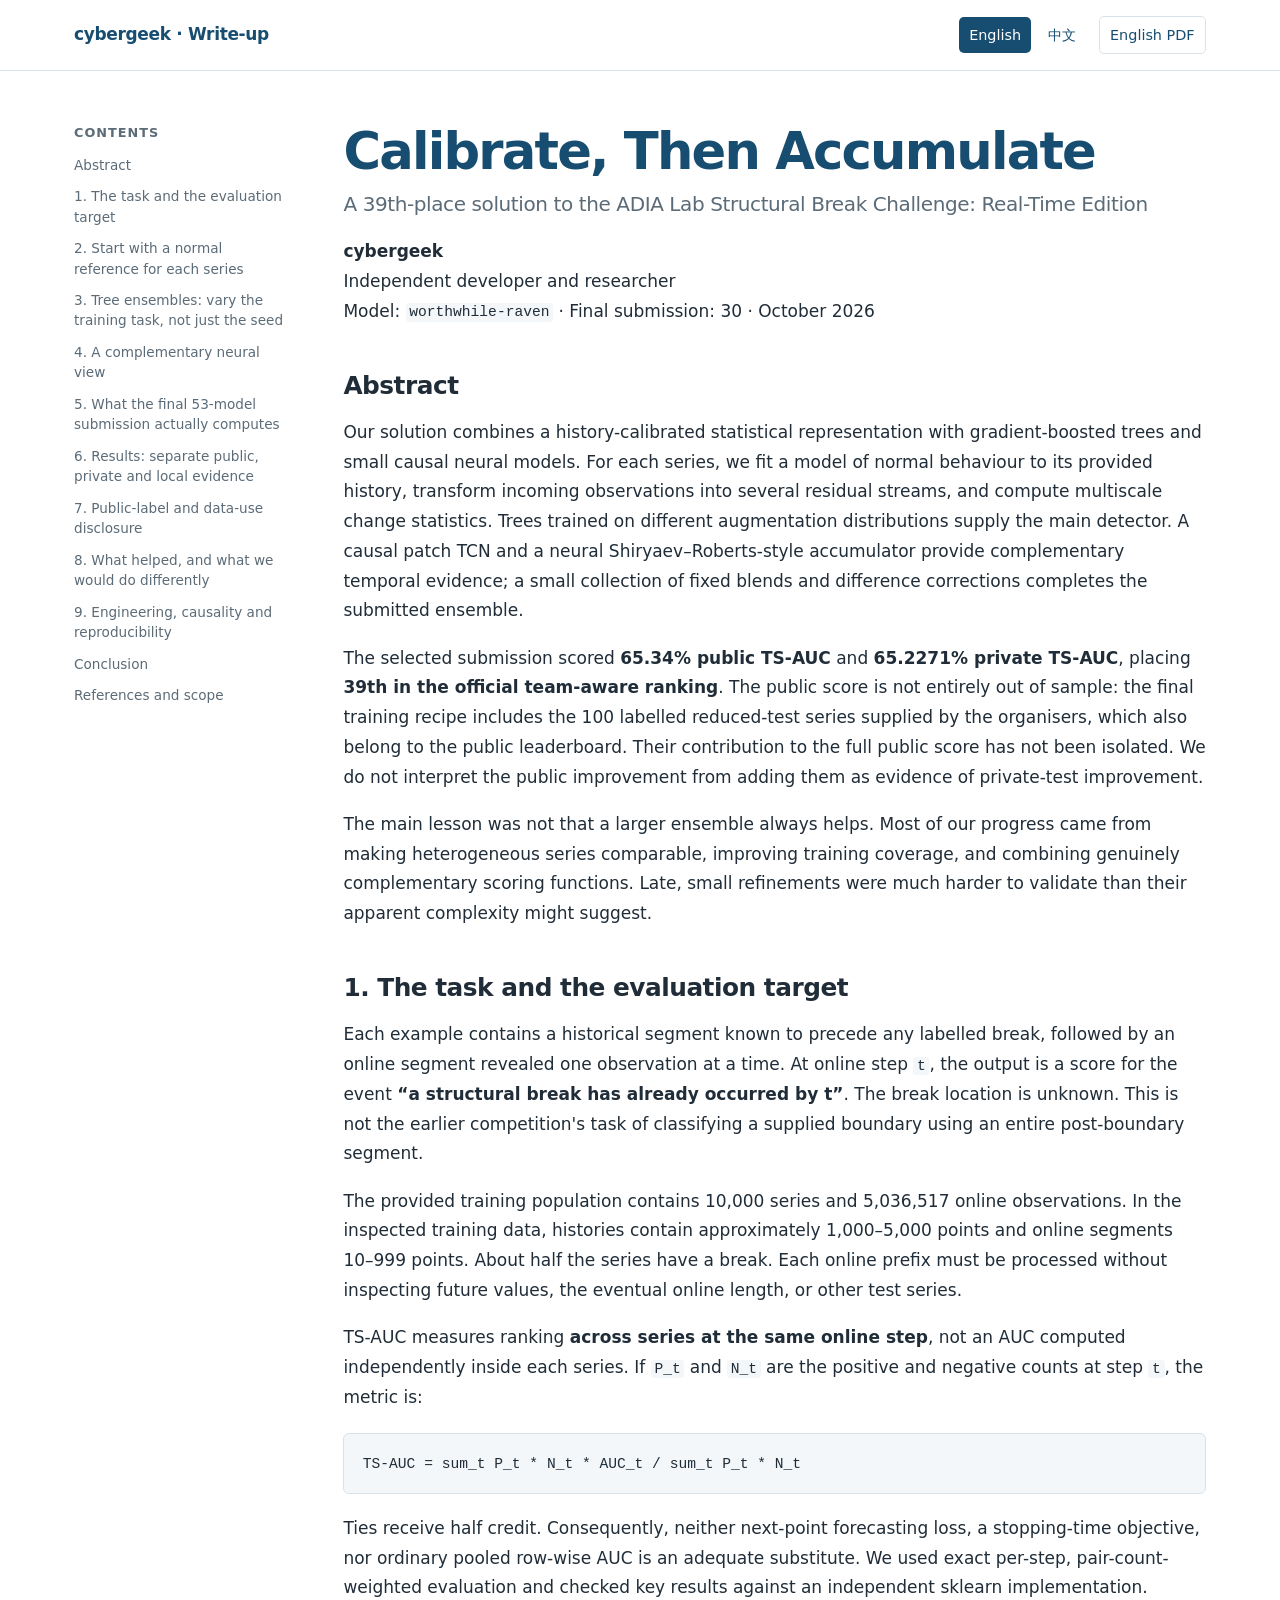
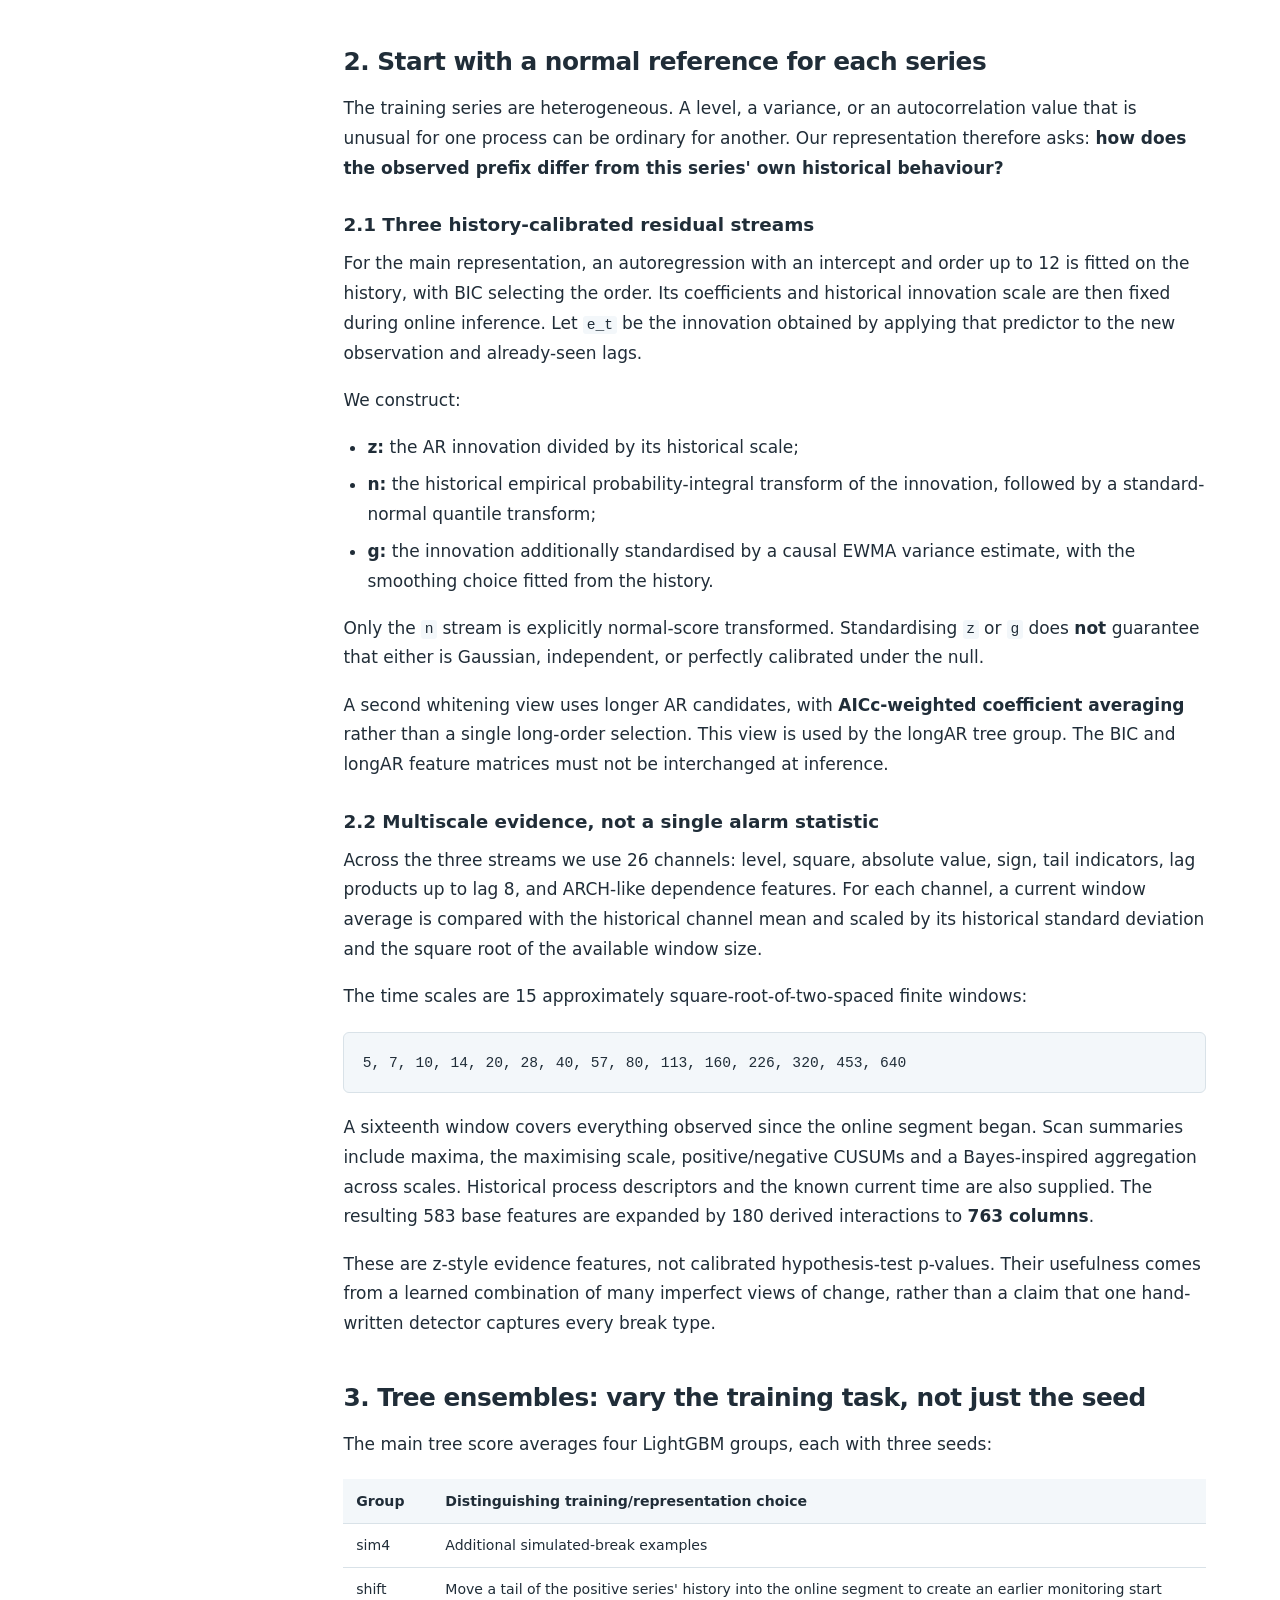
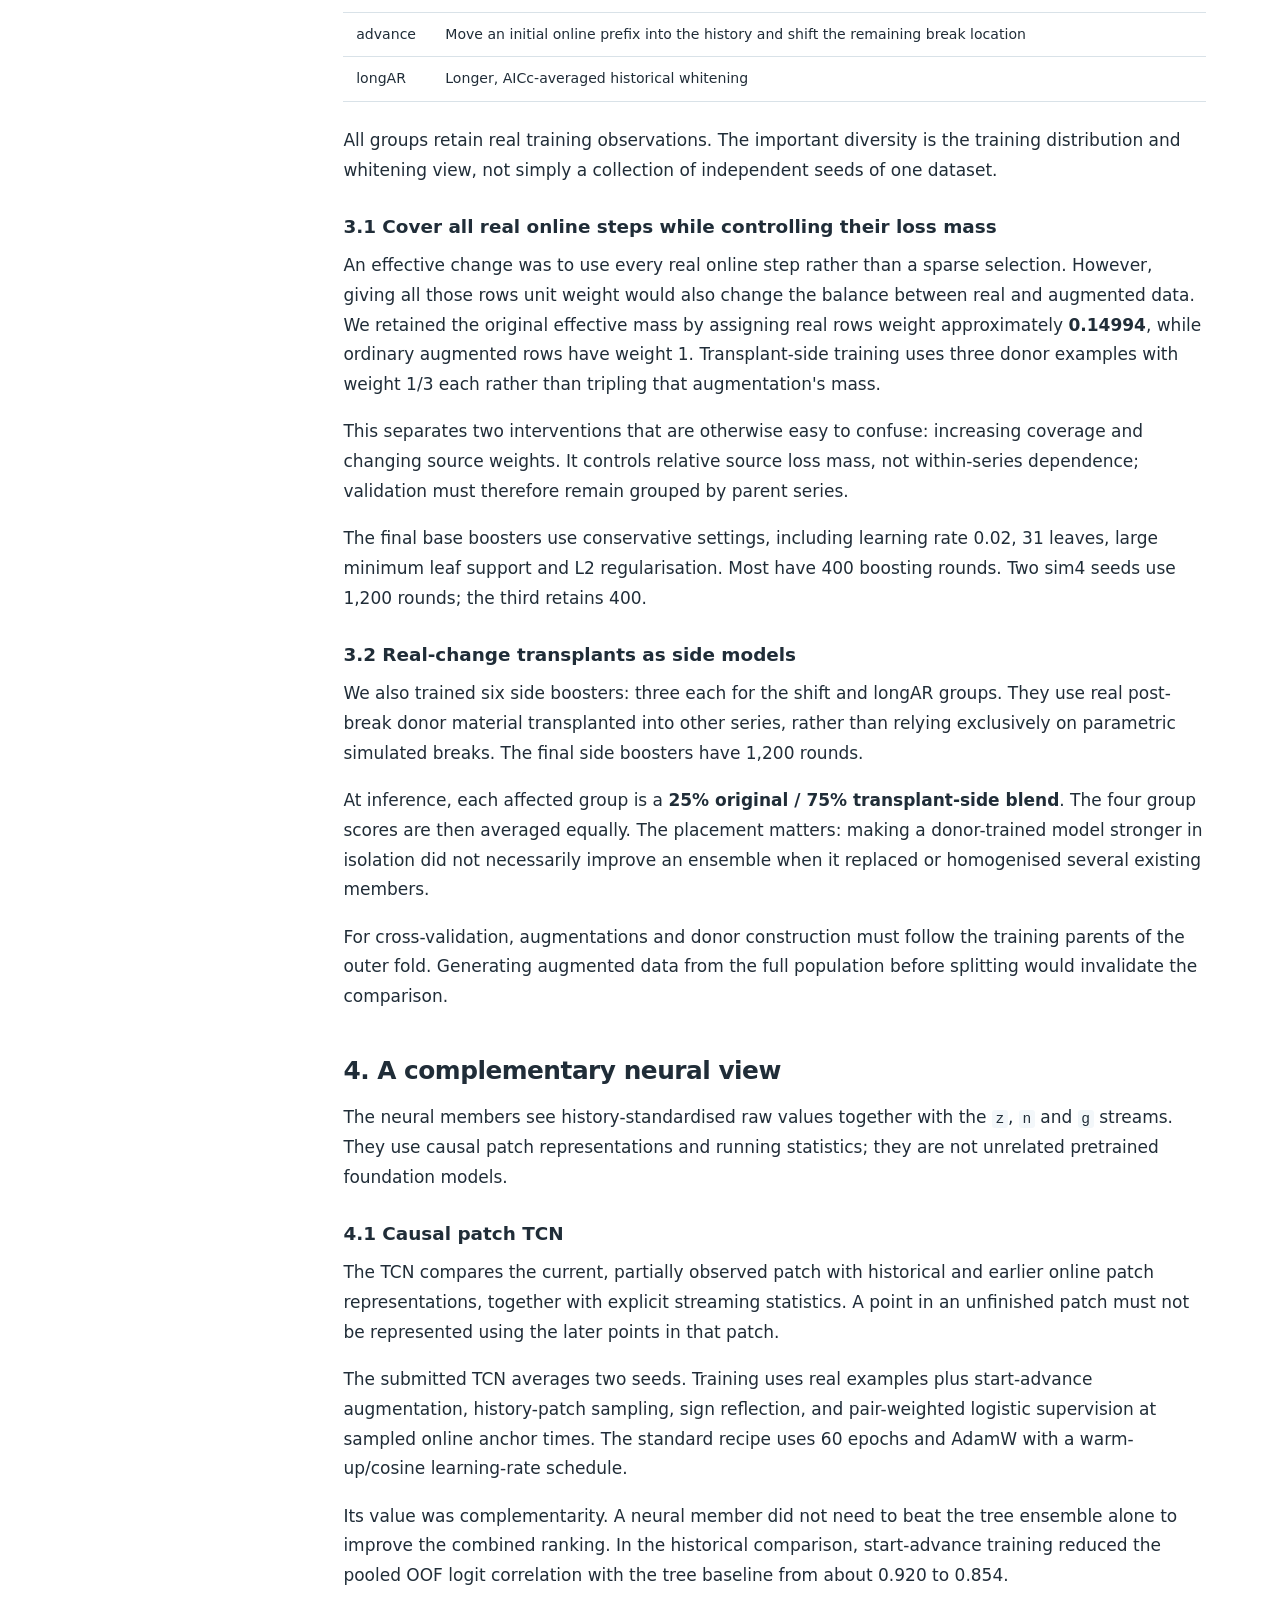
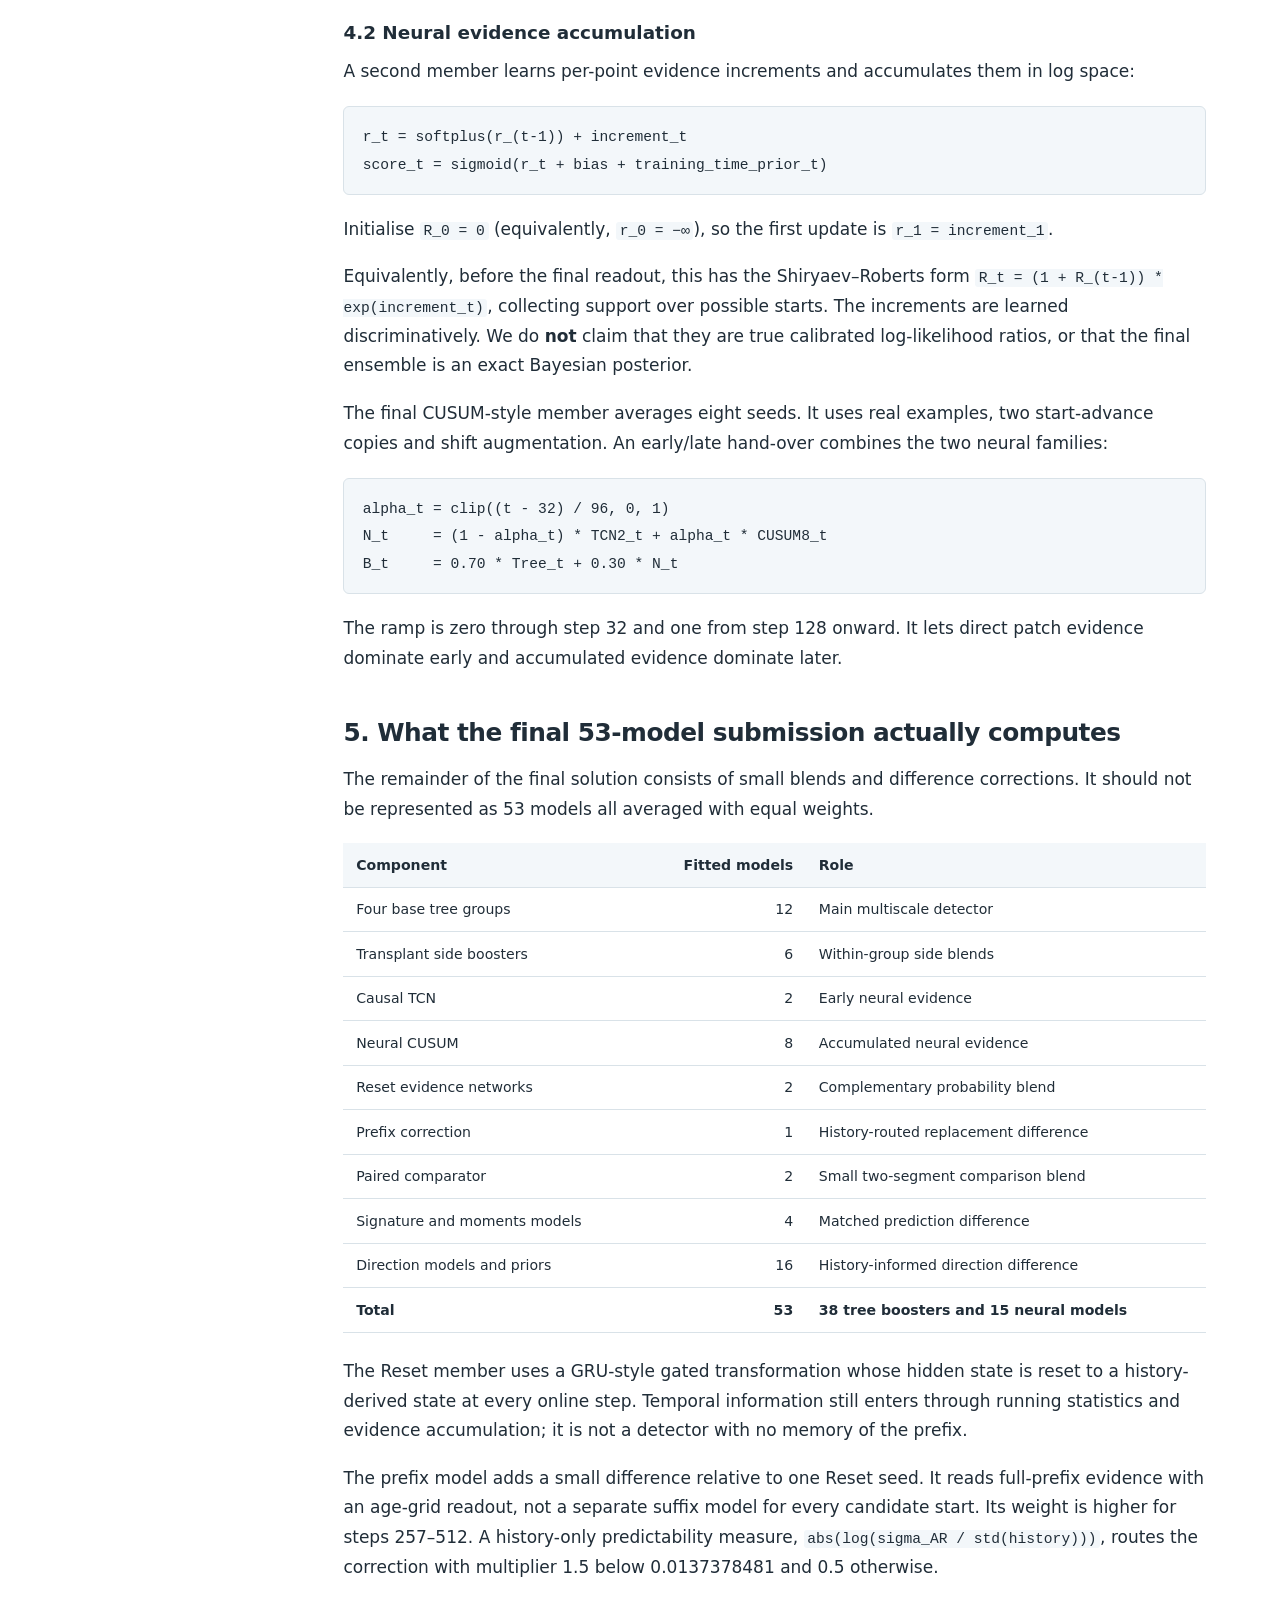
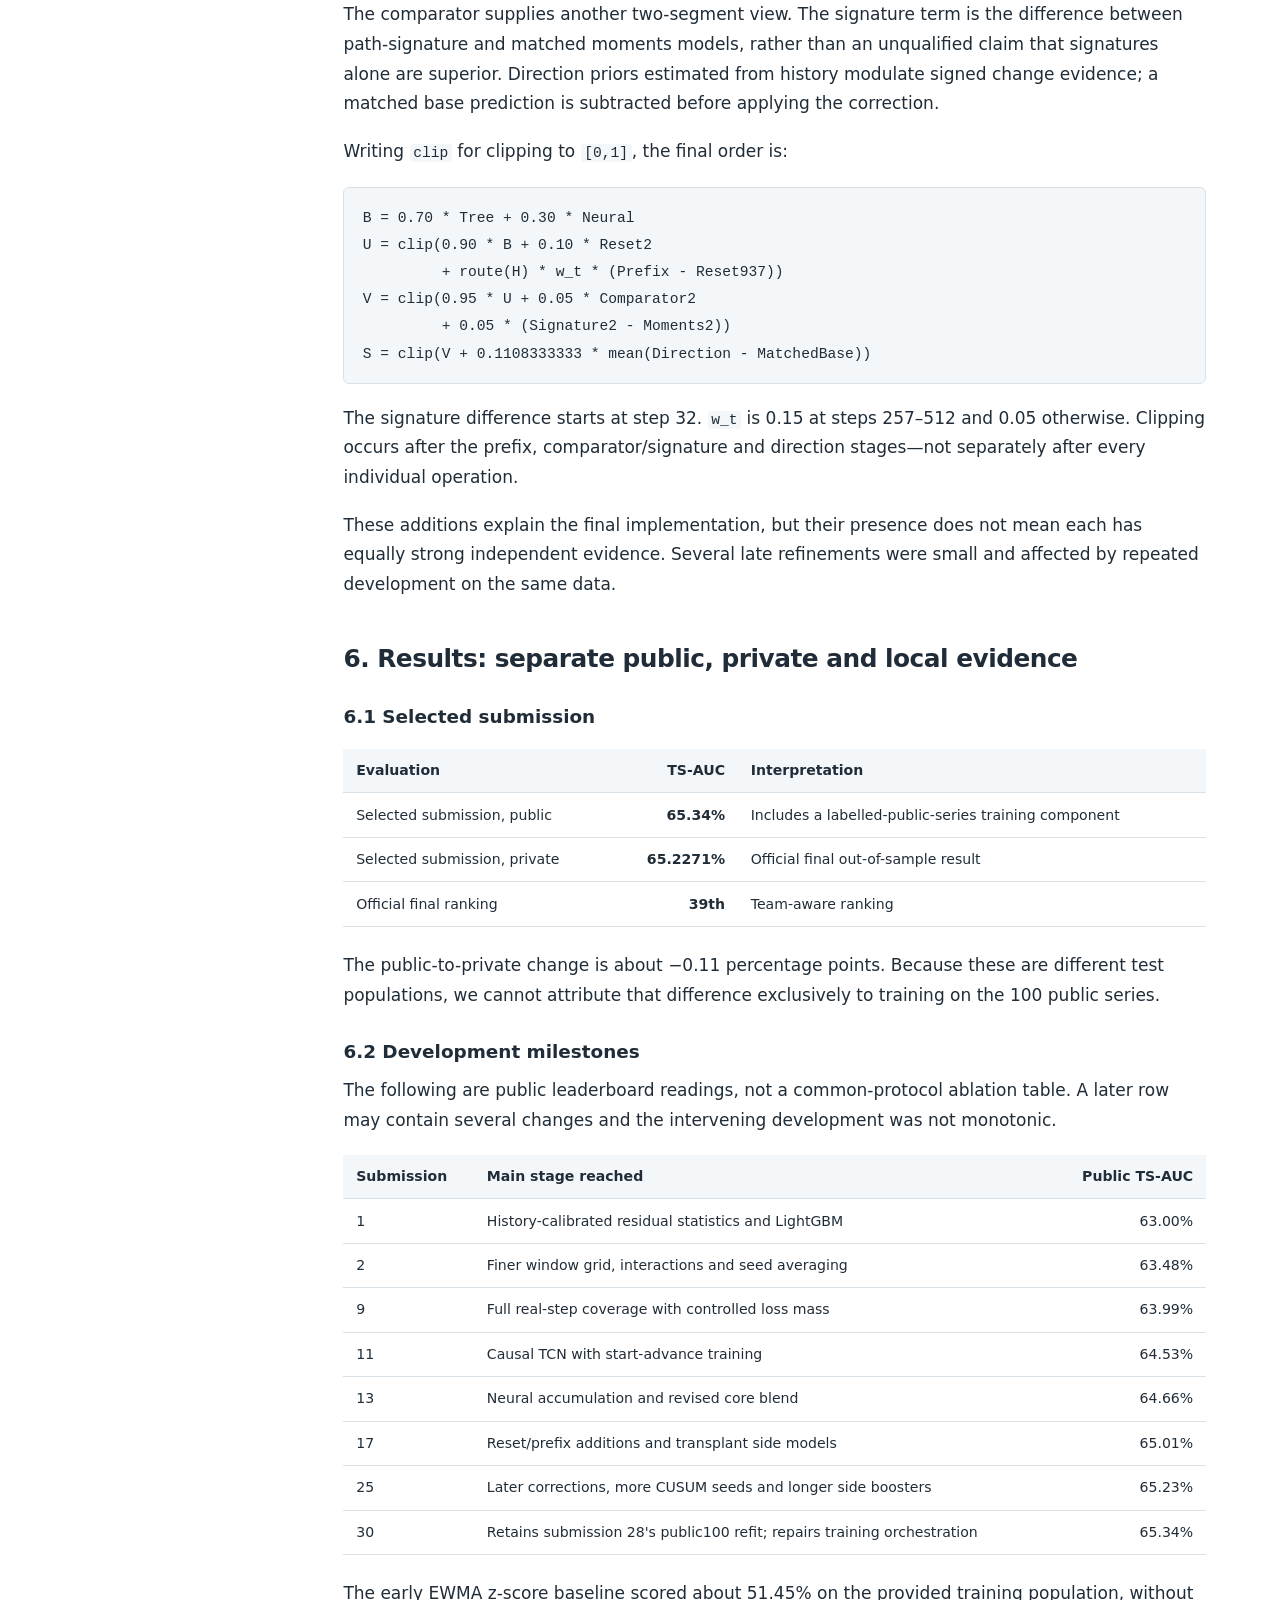
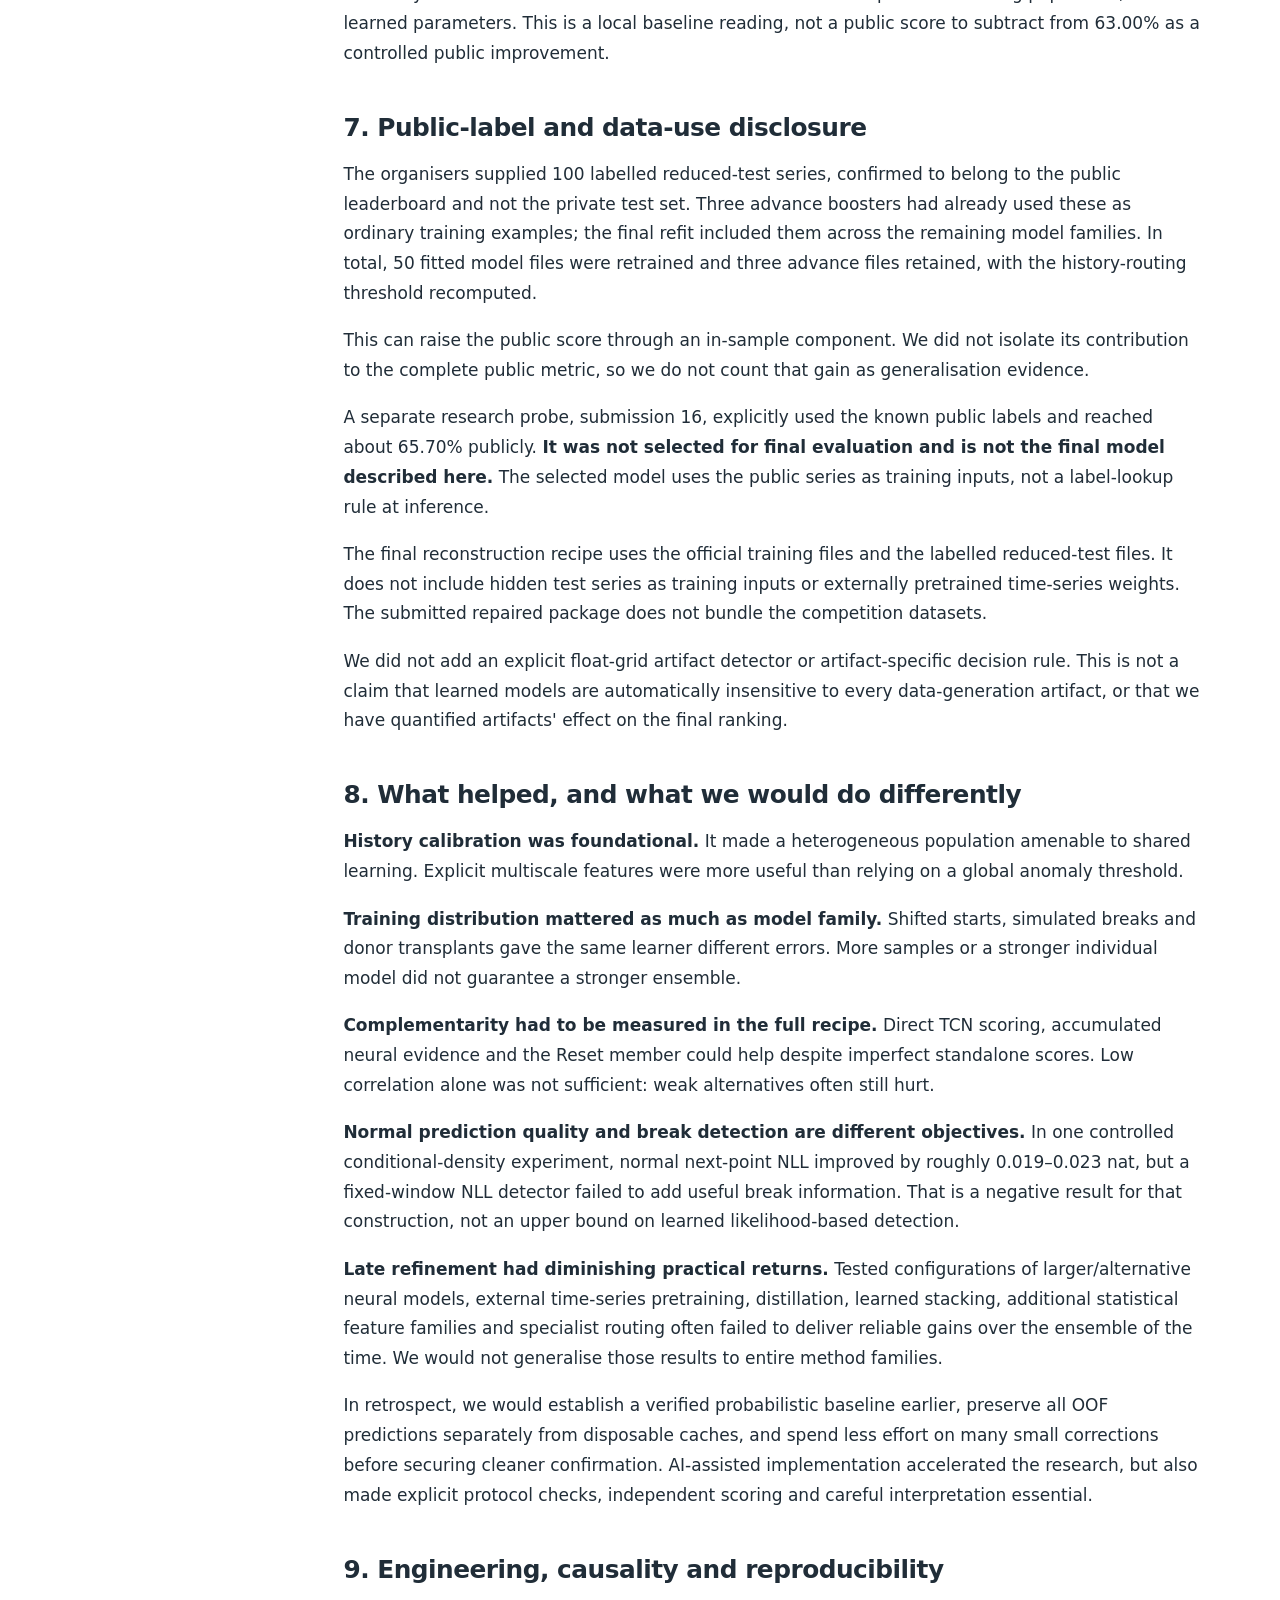
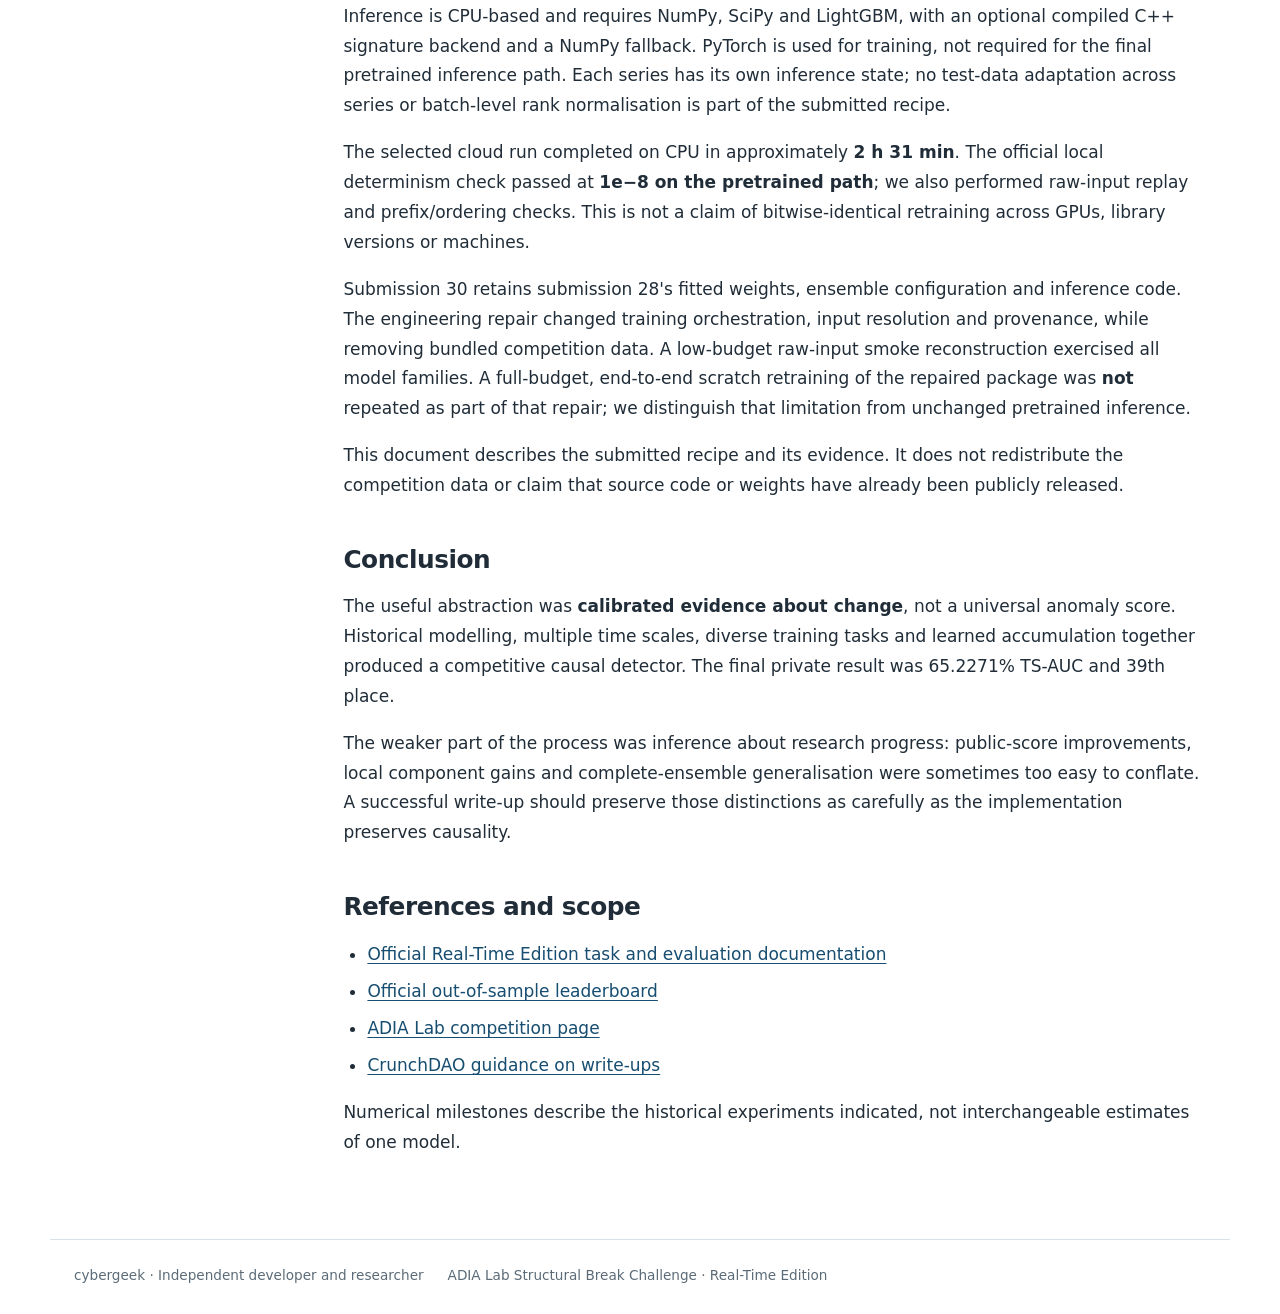
<file: index.html>
<!doctype html>
<html lang="en">
<head>
<meta charset="utf-8">
<meta name="viewport" content="width=device-width, initial-scale=1">
<link rel="icon" href="data:,">
<meta name="description" content="The ADIA Lab real-time structural-break challenge write-up by cybergeek, in English and Chinese.">
<meta name="author" content="cybergeek">
<title>Calibrate, Then Accumulate: Real-Time Structural Break Detection | cybergeek</title>
<link rel="canonical" href="https://cybergeek2077.github.io/adia-realtime-writeup/">
<link rel="alternate" hreflang="en" href="https://cybergeek2077.github.io/adia-realtime-writeup/">
<link rel="alternate" hreflang="zh-CN" href="https://cybergeek2077.github.io/adia-realtime-writeup/zh.html">
<link rel="stylesheet" href="assets/site.css">
</head>
<body>
<a class="skip" href="#article">Skip to article</a>
<header class="site-header"><div class="header-inner">
<a class="brand" href="index.html">cybergeek · Write-up</a>
<nav aria-label="Language and downloads">
<a href="index.html" lang="en" hreflang="en" aria-current="page">English</a>
<a href="zh.html" lang="zh-CN" hreflang="zh-CN">中文</a>
<a class="download" href="cybergeek_ADIA_RealTime_Writeup.pdf">English PDF</a>
</nav></div></header>
<div class="layout">
<aside aria-label="Contents"><h2>Contents</h2><ul class="toc"><li><a href="#section-1">Abstract</a></li><li><a href="#section-2">1. The task and the evaluation target</a></li><li><a href="#section-3">2. Start with a normal reference for each series</a></li><li><a href="#section-4">3. Tree ensembles: vary the training task, not just the seed</a></li><li><a href="#section-5">4. A complementary neural view</a></li><li><a href="#section-6">5. What the final 53-model submission actually computes</a></li><li><a href="#section-7">6. Results: separate public, private and local evidence</a></li><li><a href="#section-8">7. Public-label and data-use disclosure</a></li><li><a href="#section-9">8. What helped, and what we would do differently</a></li><li><a href="#section-10">9. Engineering, causality and reproducibility</a></li><li><a href="#section-11">Conclusion</a></li><li><a href="#section-12">References and scope</a></li></ul></aside>
<main>
<details class="mobile-toc"><summary>Contents</summary><ul class="toc"><li><a href="#section-1">Abstract</a></li><li><a href="#section-2">1. The task and the evaluation target</a></li><li><a href="#section-3">2. Start with a normal reference for each series</a></li><li><a href="#section-4">3. Tree ensembles: vary the training task, not just the seed</a></li><li><a href="#section-5">4. A complementary neural view</a></li><li><a href="#section-6">5. What the final 53-model submission actually computes</a></li><li><a href="#section-7">6. Results: separate public, private and local evidence</a></li><li><a href="#section-8">7. Public-label and data-use disclosure</a></li><li><a href="#section-9">8. What helped, and what we would do differently</a></li><li><a href="#section-10">9. Engineering, causality and reproducibility</a></li><li><a href="#section-11">Conclusion</a></li><li><a href="#section-12">References and scope</a></li></ul></details>
<article id="article"><h1>Calibrate, Then Accumulate</h1>
<h2 class="subtitle">A 39th-place solution to the ADIA Lab Structural Break Challenge: Real-Time Edition</h2>
<p><strong>cybergeek</strong><br />
Independent developer and researcher<br />
Model: <code>worthwhile-raven</code> · Final submission: 30 · October 2026</p>
<h2 id="section-1">Abstract</h2>
<p>Our solution combines a history-calibrated statistical representation with gradient-boosted trees and small causal neural models. For each series, we fit a model of normal behaviour to its provided history, transform incoming observations into several residual streams, and compute multiscale change statistics. Trees trained on different augmentation distributions supply the main detector. A causal patch TCN and a neural Shiryaev–Roberts-style accumulator provide complementary temporal evidence; a small collection of fixed blends and difference corrections completes the submitted ensemble.</p>
<p>The selected submission scored <strong>65.34% public TS-AUC</strong> and <strong>65.2271% private TS-AUC</strong>, placing <strong>39th in the official team-aware ranking</strong>. The public score is not entirely out of sample: the final training recipe includes the 100 labelled reduced-test series supplied by the organisers, which also belong to the public leaderboard. Their contribution to the full public score has not been isolated. We do not interpret the public improvement from adding them as evidence of private-test improvement.</p>
<p>The main lesson was not that a larger ensemble always helps. Most of our progress came from making heterogeneous series comparable, improving training coverage, and combining genuinely complementary scoring functions. Late, small refinements were much harder to validate than their apparent complexity might suggest.</p>
<h2 id="section-2">1. The task and the evaluation target</h2>
<p>Each example contains a historical segment known to precede any labelled break, followed by an online segment revealed one observation at a time. At online step <code>t</code>, the output is a score for the event <strong>“a structural break has already occurred by t”</strong>. The break location is unknown. This is not the earlier competition's task of classifying a supplied boundary using an entire post-boundary segment.</p>
<p>The provided training population contains 10,000 series and 5,036,517 online observations. In the inspected training data, histories contain approximately 1,000–5,000 points and online segments 10–999 points. About half the series have a break. Each online prefix must be processed without inspecting future values, the eventual online length, or other test series.</p>
<p>TS-AUC measures ranking <strong>across series at the same online step</strong>, not an AUC computed independently inside each series. If <code>P_t</code> and <code>N_t</code> are the positive and negative counts at step <code>t</code>, the metric is:</p>
<pre><code class="language-text">TS-AUC = sum_t P_t * N_t * AUC_t / sum_t P_t * N_t
</code></pre>
<p>Ties receive half credit. Consequently, neither next-point forecasting loss, a stopping-time objective, nor ordinary pooled row-wise AUC is an adequate substitute. We used exact per-step, pair-count-weighted evaluation and checked key results against an independent sklearn implementation.</p>
<h2 id="section-3">2. Start with a normal reference for each series</h2>
<p>The training series are heterogeneous. A level, a variance, or an autocorrelation value that is unusual for one process can be ordinary for another. Our representation therefore asks: <strong>how does the observed prefix differ from this series' own historical behaviour?</strong></p>
<h3>2.1 Three history-calibrated residual streams</h3>
<p>For the main representation, an autoregression with an intercept and order up to 12 is fitted on the history, with BIC selecting the order. Its coefficients and historical innovation scale are then fixed during online inference. Let <code>e_t</code> be the innovation obtained by applying that predictor to the new observation and already-seen lags.</p>
<p>We construct:</p>
<ul>
<li><strong>z:</strong> the AR innovation divided by its historical scale;</li>
<li><strong>n:</strong> the historical empirical probability-integral transform of the innovation, followed by a standard-normal quantile transform;</li>
<li><strong>g:</strong> the innovation additionally standardised by a causal EWMA variance estimate, with the smoothing choice fitted from the history.</li>
</ul>
<p>Only the <code>n</code> stream is explicitly normal-score transformed. Standardising <code>z</code> or <code>g</code> does <strong>not</strong> guarantee that either is Gaussian, independent, or perfectly calibrated under the null.</p>
<p>A second whitening view uses longer AR candidates, with <strong>AICc-weighted coefficient averaging</strong> rather than a single long-order selection. This view is used by the longAR tree group. The BIC and longAR feature matrices must not be interchanged at inference.</p>
<h3>2.2 Multiscale evidence, not a single alarm statistic</h3>
<p>Across the three streams we use 26 channels: level, square, absolute value, sign, tail indicators, lag products up to lag 8, and ARCH-like dependence features. For each channel, a current window average is compared with the historical channel mean and scaled by its historical standard deviation and the square root of the available window size.</p>
<p>The time scales are 15 approximately square-root-of-two-spaced finite windows:</p>
<pre><code class="language-text">5, 7, 10, 14, 20, 28, 40, 57, 80, 113, 160, 226, 320, 453, 640
</code></pre>
<p>A sixteenth window covers everything observed since the online segment began. Scan summaries include maxima, the maximising scale, positive/negative CUSUMs and a Bayes-inspired aggregation across scales. Historical process descriptors and the known current time are also supplied. The resulting 583 base features are expanded by 180 derived interactions to <strong>763 columns</strong>.</p>
<p>These are z-style evidence features, not calibrated hypothesis-test p-values. Their usefulness comes from a learned combination of many imperfect views of change, rather than a claim that one hand-written detector captures every break type.</p>
<h2 id="section-4">3. Tree ensembles: vary the training task, not just the seed</h2>
<p>The main tree score averages four LightGBM groups, each with three seeds:</p>
<div class="table-scroll" role="region" tabindex="0" aria-label="Scrollable data table"><table>
<thead>
<tr>
  <th>Group</th>
  <th>Distinguishing training/representation choice</th>
</tr>
</thead>
<tbody>
<tr>
  <td>sim4</td>
  <td>Additional simulated-break examples</td>
</tr>
<tr>
  <td>shift</td>
  <td>Move a tail of the positive series' history into the online segment to create an earlier monitoring start</td>
</tr>
<tr>
  <td>advance</td>
  <td>Move an initial online prefix into the history and shift the remaining break location</td>
</tr>
<tr>
  <td>longAR</td>
  <td>Longer, AICc-averaged historical whitening</td>
</tr>
</tbody>
</table></div>
<p>All groups retain real training observations. The important diversity is the training distribution and whitening view, not simply a collection of independent seeds of one dataset.</p>
<h3>3.1 Cover all real online steps while controlling their loss mass</h3>
<p>An effective change was to use every real online step rather than a sparse selection. However, giving all those rows unit weight would also change the balance between real and augmented data. We retained the original effective mass by assigning real rows weight approximately <strong>0.14994</strong>, while ordinary augmented rows have weight 1. Transplant-side training uses three donor examples with weight 1/3 each rather than tripling that augmentation's mass.</p>
<p>This separates two interventions that are otherwise easy to confuse: increasing coverage and changing source weights. It controls relative source loss mass, not within-series dependence; validation must therefore remain grouped by parent series.</p>
<p>The final base boosters use conservative settings, including learning rate 0.02, 31 leaves, large minimum leaf support and L2 regularisation. Most have 400 boosting rounds. Two sim4 seeds use 1,200 rounds; the third retains 400.</p>
<h3>3.2 Real-change transplants as side models</h3>
<p>We also trained six side boosters: three each for the shift and longAR groups. They use real post-break donor material transplanted into other series, rather than relying exclusively on parametric simulated breaks. The final side boosters have 1,200 rounds.</p>
<p>At inference, each affected group is a <strong>25% original / 75% transplant-side blend</strong>. The four group scores are then averaged equally. The placement matters: making a donor-trained model stronger in isolation did not necessarily improve an ensemble when it replaced or homogenised several existing members.</p>
<p>For cross-validation, augmentations and donor construction must follow the training parents of the outer fold. Generating augmented data from the full population before splitting would invalidate the comparison.</p>
<h2 id="section-5">4. A complementary neural view</h2>
<p>The neural members see history-standardised raw values together with the <code>z</code>, <code>n</code> and <code>g</code> streams. They use causal patch representations and running statistics; they are not unrelated pretrained foundation models.</p>
<h3>4.1 Causal patch TCN</h3>
<p>The TCN compares the current, partially observed patch with historical and earlier online patch representations, together with explicit streaming statistics. A point in an unfinished patch must not be represented using the later points in that patch.</p>
<p>The submitted TCN averages two seeds. Training uses real examples plus start-advance augmentation, history-patch sampling, sign reflection, and pair-weighted logistic supervision at sampled online anchor times. The standard recipe uses 60 epochs and AdamW with a warm-up/cosine learning-rate schedule.</p>
<p>Its value was complementarity. A neural member did not need to beat the tree ensemble alone to improve the combined ranking. In the historical comparison, start-advance training reduced the pooled OOF logit correlation with the tree baseline from about 0.920 to 0.854.</p>
<h3>4.2 Neural evidence accumulation</h3>
<p>A second member learns per-point evidence increments and accumulates them in log space:</p>
<pre><code class="language-text">r_t = softplus(r_(t-1)) + increment_t
score_t = sigmoid(r_t + bias + training_time_prior_t)
</code></pre>
<p>Initialise <code>R_0 = 0</code> (equivalently, <code>r_0 = −∞</code>), so the first update is <code>r_1 = increment_1</code>.</p>
<p>Equivalently, before the final readout, this has the Shiryaev–Roberts form <code>R_t = (1 + R_(t-1)) * exp(increment_t)</code>, collecting support over possible starts. The increments are learned discriminatively. We do <strong>not</strong> claim that they are true calibrated log-likelihood ratios, or that the final ensemble is an exact Bayesian posterior.</p>
<p>The final CUSUM-style member averages eight seeds. It uses real examples, two start-advance copies and shift augmentation. An early/late hand-over combines the two neural families:</p>
<pre><code class="language-text">alpha_t = clip((t - 32) / 96, 0, 1)
N_t     = (1 - alpha_t) * TCN2_t + alpha_t * CUSUM8_t
B_t     = 0.70 * Tree_t + 0.30 * N_t
</code></pre>
<p>The ramp is zero through step 32 and one from step 128 onward. It lets direct patch evidence dominate early and accumulated evidence dominate later.</p>
<h2 id="section-6">5. What the final 53-model submission actually computes</h2>
<p>The remainder of the final solution consists of small blends and difference corrections. It should not be represented as 53 models all averaged with equal weights.</p>
<div class="table-scroll" role="region" tabindex="0" aria-label="Scrollable data table"><table>
<thead>
<tr>
  <th>Component</th>
  <th style="text-align:right">Fitted models</th>
  <th>Role</th>
</tr>
</thead>
<tbody>
<tr>
  <td>Four base tree groups</td>
  <td style="text-align:right">12</td>
  <td>Main multiscale detector</td>
</tr>
<tr>
  <td>Transplant side boosters</td>
  <td style="text-align:right">6</td>
  <td>Within-group side blends</td>
</tr>
<tr>
  <td>Causal TCN</td>
  <td style="text-align:right">2</td>
  <td>Early neural evidence</td>
</tr>
<tr>
  <td>Neural CUSUM</td>
  <td style="text-align:right">8</td>
  <td>Accumulated neural evidence</td>
</tr>
<tr>
  <td>Reset evidence networks</td>
  <td style="text-align:right">2</td>
  <td>Complementary probability blend</td>
</tr>
<tr>
  <td>Prefix correction</td>
  <td style="text-align:right">1</td>
  <td>History-routed replacement difference</td>
</tr>
<tr>
  <td>Paired comparator</td>
  <td style="text-align:right">2</td>
  <td>Small two-segment comparison blend</td>
</tr>
<tr>
  <td>Signature and moments models</td>
  <td style="text-align:right">4</td>
  <td>Matched prediction difference</td>
</tr>
<tr>
  <td>Direction models and priors</td>
  <td style="text-align:right">16</td>
  <td>History-informed direction difference</td>
</tr>
<tr>
  <td><strong>Total</strong></td>
  <td style="text-align:right"><strong>53</strong></td>
  <td><strong>38 tree boosters and 15 neural models</strong></td>
</tr>
</tbody>
</table></div>
<p>The Reset member uses a GRU-style gated transformation whose hidden state is reset to a history-derived state at every online step. Temporal information still enters through running statistics and evidence accumulation; it is not a detector with no memory of the prefix.</p>
<p>The prefix model adds a small difference relative to one Reset seed. It reads full-prefix evidence with an age-grid readout, not a separate suffix model for every candidate start. Its weight is higher for steps 257–512. A history-only predictability measure, <code>abs(log(sigma_AR / std(history)))</code>, routes the correction with multiplier 1.5 below 0.0137378481 and 0.5 otherwise.</p>
<p>The comparator supplies another two-segment view. The signature term is the difference between path-signature and matched moments models, rather than an unqualified claim that signatures alone are superior. Direction priors estimated from history modulate signed change evidence; a matched base prediction is subtracted before applying the correction.</p>
<p>Writing <code>clip</code> for clipping to <code>[0,1]</code>, the final order is:</p>
<pre><code class="language-text">B = 0.70 * Tree + 0.30 * Neural
U = clip(0.90 * B + 0.10 * Reset2
         + route(H) * w_t * (Prefix - Reset937))
V = clip(0.95 * U + 0.05 * Comparator2
         + 0.05 * (Signature2 - Moments2))
S = clip(V + 0.1108333333 * mean(Direction - MatchedBase))
</code></pre>
<p>The signature difference starts at step 32. <code>w_t</code> is 0.15 at steps 257–512 and 0.05 otherwise. Clipping occurs after the prefix, comparator/signature and direction stages—not separately after every individual operation.</p>
<p>These additions explain the final implementation, but their presence does not mean each has equally strong independent evidence. Several late refinements were small and affected by repeated development on the same data.</p>
<h2 id="section-7">6. Results: separate public, private and local evidence</h2>
<h3>6.1 Selected submission</h3>
<div class="table-scroll" role="region" tabindex="0" aria-label="Scrollable data table"><table>
<thead>
<tr>
  <th>Evaluation</th>
  <th style="text-align:right">TS-AUC</th>
  <th>Interpretation</th>
</tr>
</thead>
<tbody>
<tr>
  <td>Selected submission, public</td>
  <td style="text-align:right"><strong>65.34%</strong></td>
  <td>Includes a labelled-public-series training component</td>
</tr>
<tr>
  <td>Selected submission, private</td>
  <td style="text-align:right"><strong>65.2271%</strong></td>
  <td>Official final out-of-sample result</td>
</tr>
<tr>
  <td>Official final ranking</td>
  <td style="text-align:right"><strong>39th</strong></td>
  <td>Team-aware ranking</td>
</tr>
</tbody>
</table></div>
<p>The public-to-private change is about −0.11 percentage points. Because these are different test populations, we cannot attribute that difference exclusively to training on the 100 public series.</p>
<h3>6.2 Development milestones</h3>
<p>The following are public leaderboard readings, not a common-protocol ablation table. A later row may contain several changes and the intervening development was not monotonic.</p>
<div class="table-scroll" role="region" tabindex="0" aria-label="Scrollable data table"><table>
<thead>
<tr>
  <th>Submission</th>
  <th>Main stage reached</th>
  <th style="text-align:right">Public TS-AUC</th>
</tr>
</thead>
<tbody>
<tr>
  <td>1</td>
  <td>History-calibrated residual statistics and LightGBM</td>
  <td style="text-align:right">63.00%</td>
</tr>
<tr>
  <td>2</td>
  <td>Finer window grid, interactions and seed averaging</td>
  <td style="text-align:right">63.48%</td>
</tr>
<tr>
  <td>9</td>
  <td>Full real-step coverage with controlled loss mass</td>
  <td style="text-align:right">63.99%</td>
</tr>
<tr>
  <td>11</td>
  <td>Causal TCN with start-advance training</td>
  <td style="text-align:right">64.53%</td>
</tr>
<tr>
  <td>13</td>
  <td>Neural accumulation and revised core blend</td>
  <td style="text-align:right">64.66%</td>
</tr>
<tr>
  <td>17</td>
  <td>Reset/prefix additions and transplant side models</td>
  <td style="text-align:right">65.01%</td>
</tr>
<tr>
  <td>25</td>
  <td>Later corrections, more CUSUM seeds and longer side boosters</td>
  <td style="text-align:right">65.23%</td>
</tr>
<tr>
  <td>30</td>
  <td>Retains submission 28's public100 refit; repairs training orchestration</td>
  <td style="text-align:right">65.34%</td>
</tr>
</tbody>
</table></div>
<p>The early EWMA z-score baseline scored about 51.45% on the provided training population, without learned parameters. This is a local baseline reading, not a public score to subtract from 63.00% as a controlled public improvement.</p>
<h2 id="section-8">7. Public-label and data-use disclosure</h2>
<p>The organisers supplied 100 labelled reduced-test series, confirmed to belong to the public leaderboard and not the private test set. Three advance boosters had already used these as ordinary training examples; the final refit included them across the remaining model families. In total, 50 fitted model files were retrained and three advance files retained, with the history-routing threshold recomputed.</p>
<p>This can raise the public score through an in-sample component. We did not isolate its contribution to the complete public metric, so we do not count that gain as generalisation evidence.</p>
<p>A separate research probe, submission 16, explicitly used the known public labels and reached about 65.70% publicly. <strong>It was not selected for final evaluation and is not the final model described here.</strong> The selected model uses the public series as training inputs, not a label-lookup rule at inference.</p>
<p>The final reconstruction recipe uses the official training files and the labelled reduced-test files. It does not include hidden test series as training inputs or externally pretrained time-series weights. The submitted repaired package does not bundle the competition datasets.</p>
<p>We did not add an explicit float-grid artifact detector or artifact-specific decision rule. This is not a claim that learned models are automatically insensitive to every data-generation artifact, or that we have quantified artifacts' effect on the final ranking.</p>
<h2 id="section-9">8. What helped, and what we would do differently</h2>
<p><strong>History calibration was foundational.</strong> It made a heterogeneous population amenable to shared learning. Explicit multiscale features were more useful than relying on a global anomaly threshold.</p>
<p><strong>Training distribution mattered as much as model family.</strong> Shifted starts, simulated breaks and donor transplants gave the same learner different errors. More samples or a stronger individual model did not guarantee a stronger ensemble.</p>
<p><strong>Complementarity had to be measured in the full recipe.</strong> Direct TCN scoring, accumulated neural evidence and the Reset member could help despite imperfect standalone scores. Low correlation alone was not sufficient: weak alternatives often still hurt.</p>
<p><strong>Normal prediction quality and break detection are different objectives.</strong> In one controlled conditional-density experiment, normal next-point NLL improved by roughly 0.019–0.023 nat, but a fixed-window NLL detector failed to add useful break information. That is a negative result for that construction, not an upper bound on learned likelihood-based detection.</p>
<p><strong>Late refinement had diminishing practical returns.</strong> Tested configurations of larger/alternative neural models, external time-series pretraining, distillation, learned stacking, additional statistical feature families and specialist routing often failed to deliver reliable gains over the ensemble of the time. We would not generalise those results to entire method families.</p>
<p>In retrospect, we would establish a verified probabilistic baseline earlier, preserve all OOF predictions separately from disposable caches, and spend less effort on many small corrections before securing cleaner confirmation. AI-assisted implementation accelerated the research, but also made explicit protocol checks, independent scoring and careful interpretation essential.</p>
<h2 id="section-10">9. Engineering, causality and reproducibility</h2>
<p>Inference is CPU-based and requires NumPy, SciPy and LightGBM, with an optional compiled C++ signature backend and a NumPy fallback. PyTorch is used for training, not required for the final pretrained inference path. Each series has its own inference state; no test-data adaptation across series or batch-level rank normalisation is part of the submitted recipe.</p>
<p>The selected cloud run completed on CPU in approximately <strong>2 h 31 min</strong>. The official local determinism check passed at <strong>1e−8 on the pretrained path</strong>; we also performed raw-input replay and prefix/ordering checks. This is not a claim of bitwise-identical retraining across GPUs, library versions or machines.</p>
<p>Submission 30 retains submission 28's fitted weights, ensemble configuration and inference code. The engineering repair changed training orchestration, input resolution and provenance, while removing bundled competition data. A low-budget raw-input smoke reconstruction exercised all model families. A full-budget, end-to-end scratch retraining of the repaired package was <strong>not</strong> repeated as part of that repair; we distinguish that limitation from unchanged pretrained inference.</p>
<p>This document describes the submitted recipe and its evidence. It does not redistribute the competition data or claim that source code or weights have already been publicly released.</p>
<h2 id="section-11">Conclusion</h2>
<p>The useful abstraction was <strong>calibrated evidence about change</strong>, not a universal anomaly score. Historical modelling, multiple time scales, diverse training tasks and learned accumulation together produced a competitive causal detector. The final private result was 65.2271% TS-AUC and 39th place.</p>
<p>The weaker part of the process was inference about research progress: public-score improvements, local component gains and complete-ensemble generalisation were sometimes too easy to conflate. A successful write-up should preserve those distinctions as carefully as the implementation preserves causality.</p>
<h2 id="section-12">References and scope</h2>
<ul>
<li><a href="https://docs.crunchdao.com/competitions/competitions/structural-break-real-time">Official Real-Time Edition task and evaluation documentation</a></li>
<li><a href="https://hub.crunchdao.com/competitions/structural-break-real-time/leaderboard?crunchId=458">Official out-of-sample leaderboard</a></li>
<li><a href="https://www.adialab.ae/adia-lab-x-crunch-the-structural-break-challenge-2026">ADIA Lab competition page</a></li>
<li><a href="https://docs.crunchdao.com/competitions/competitions#write-up">CrunchDAO guidance on write-ups</a></li>
</ul>
<p>Numerical milestones describe the historical experiments indicated, not interchangeable estimates of one model.</p>
</article>
</main></div>
<footer class="site-footer"><span>cybergeek · Independent developer and researcher</span>
<span>ADIA Lab Structural Break Challenge · Real-Time Edition</span></footer>
</body></html>
</file>
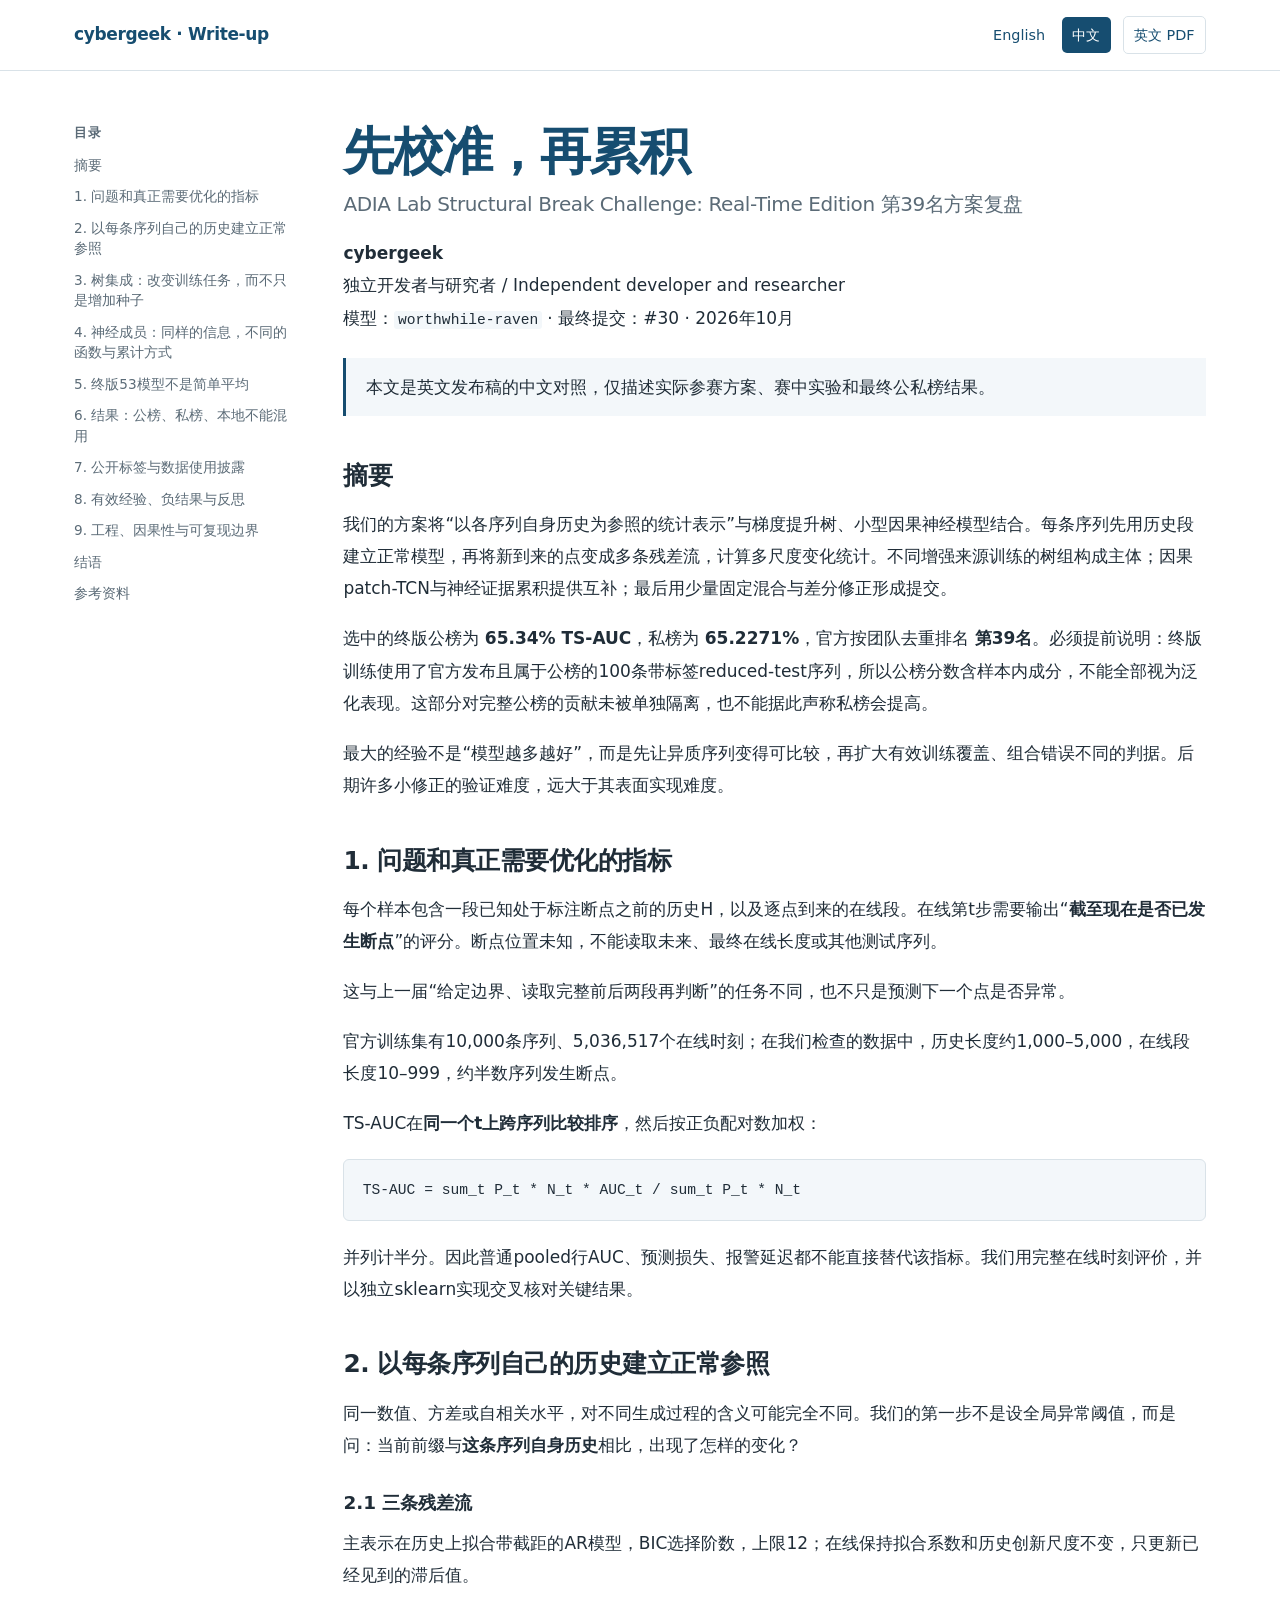
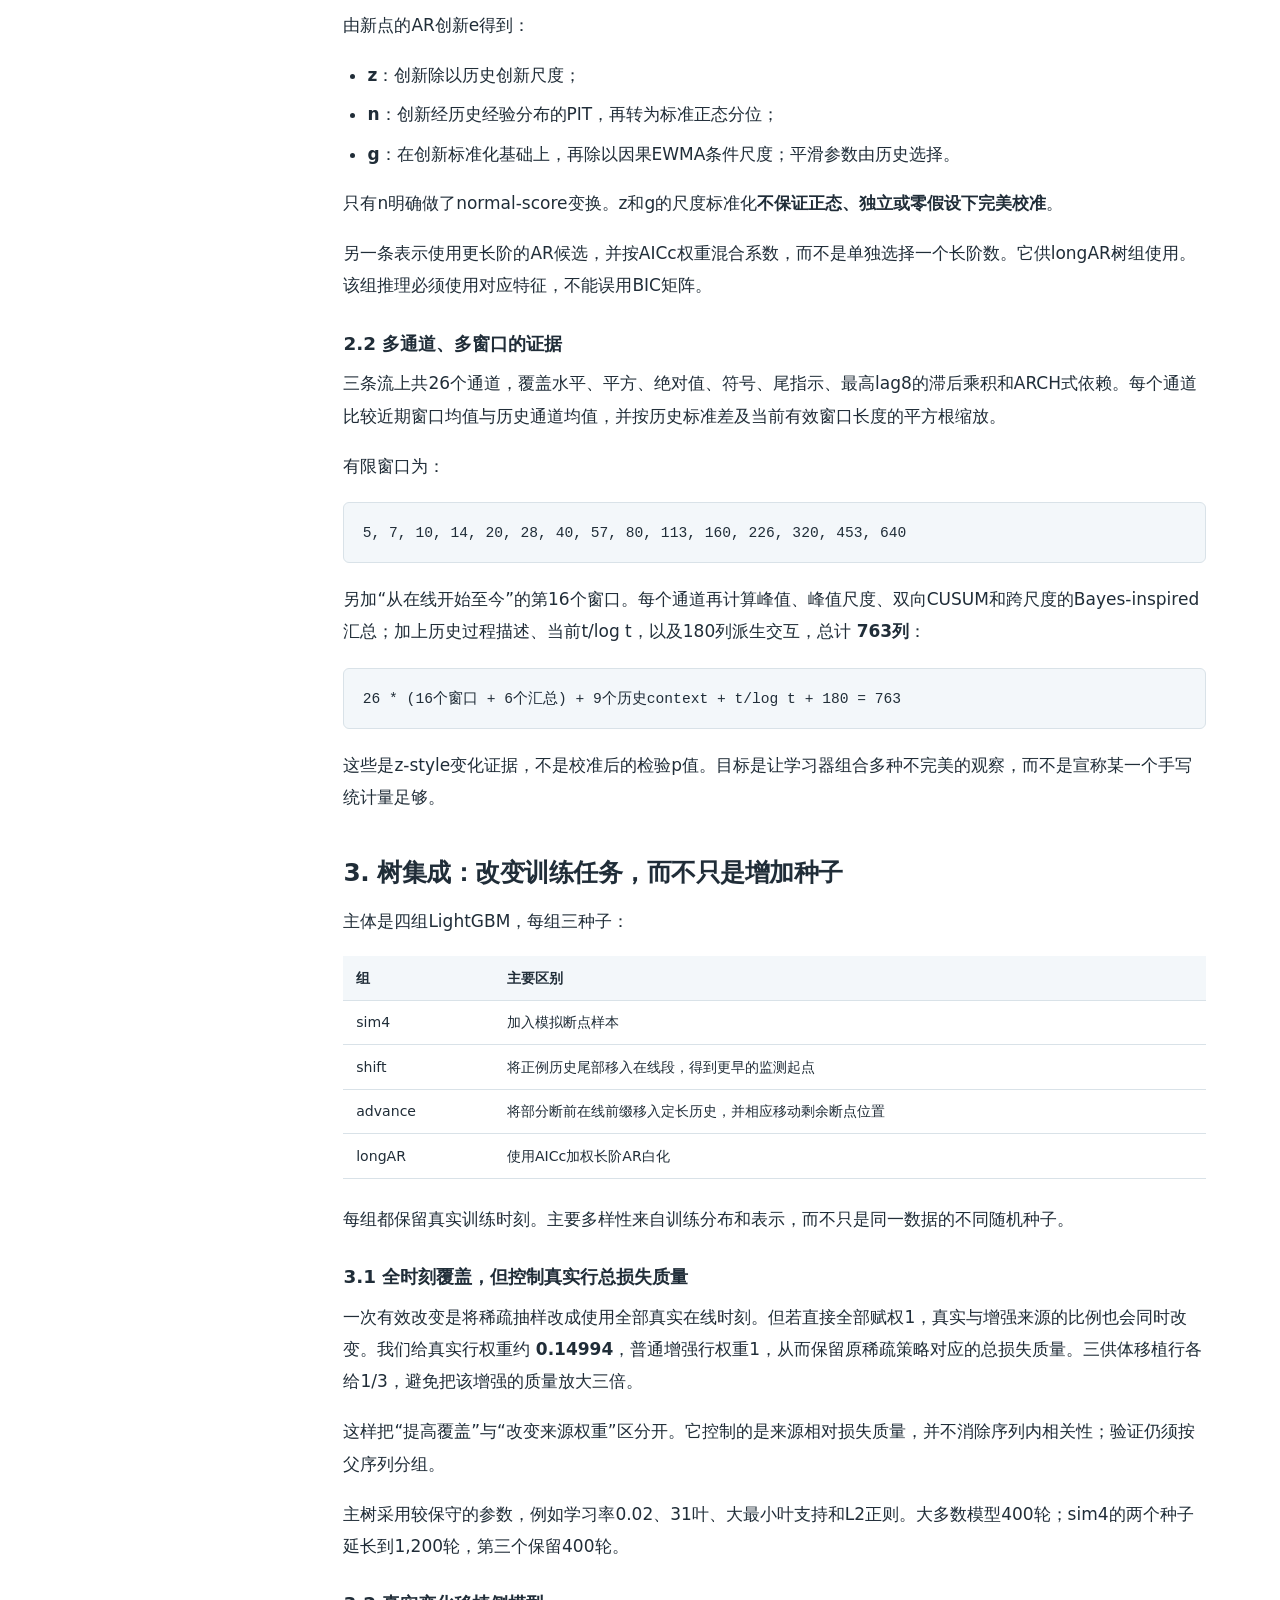
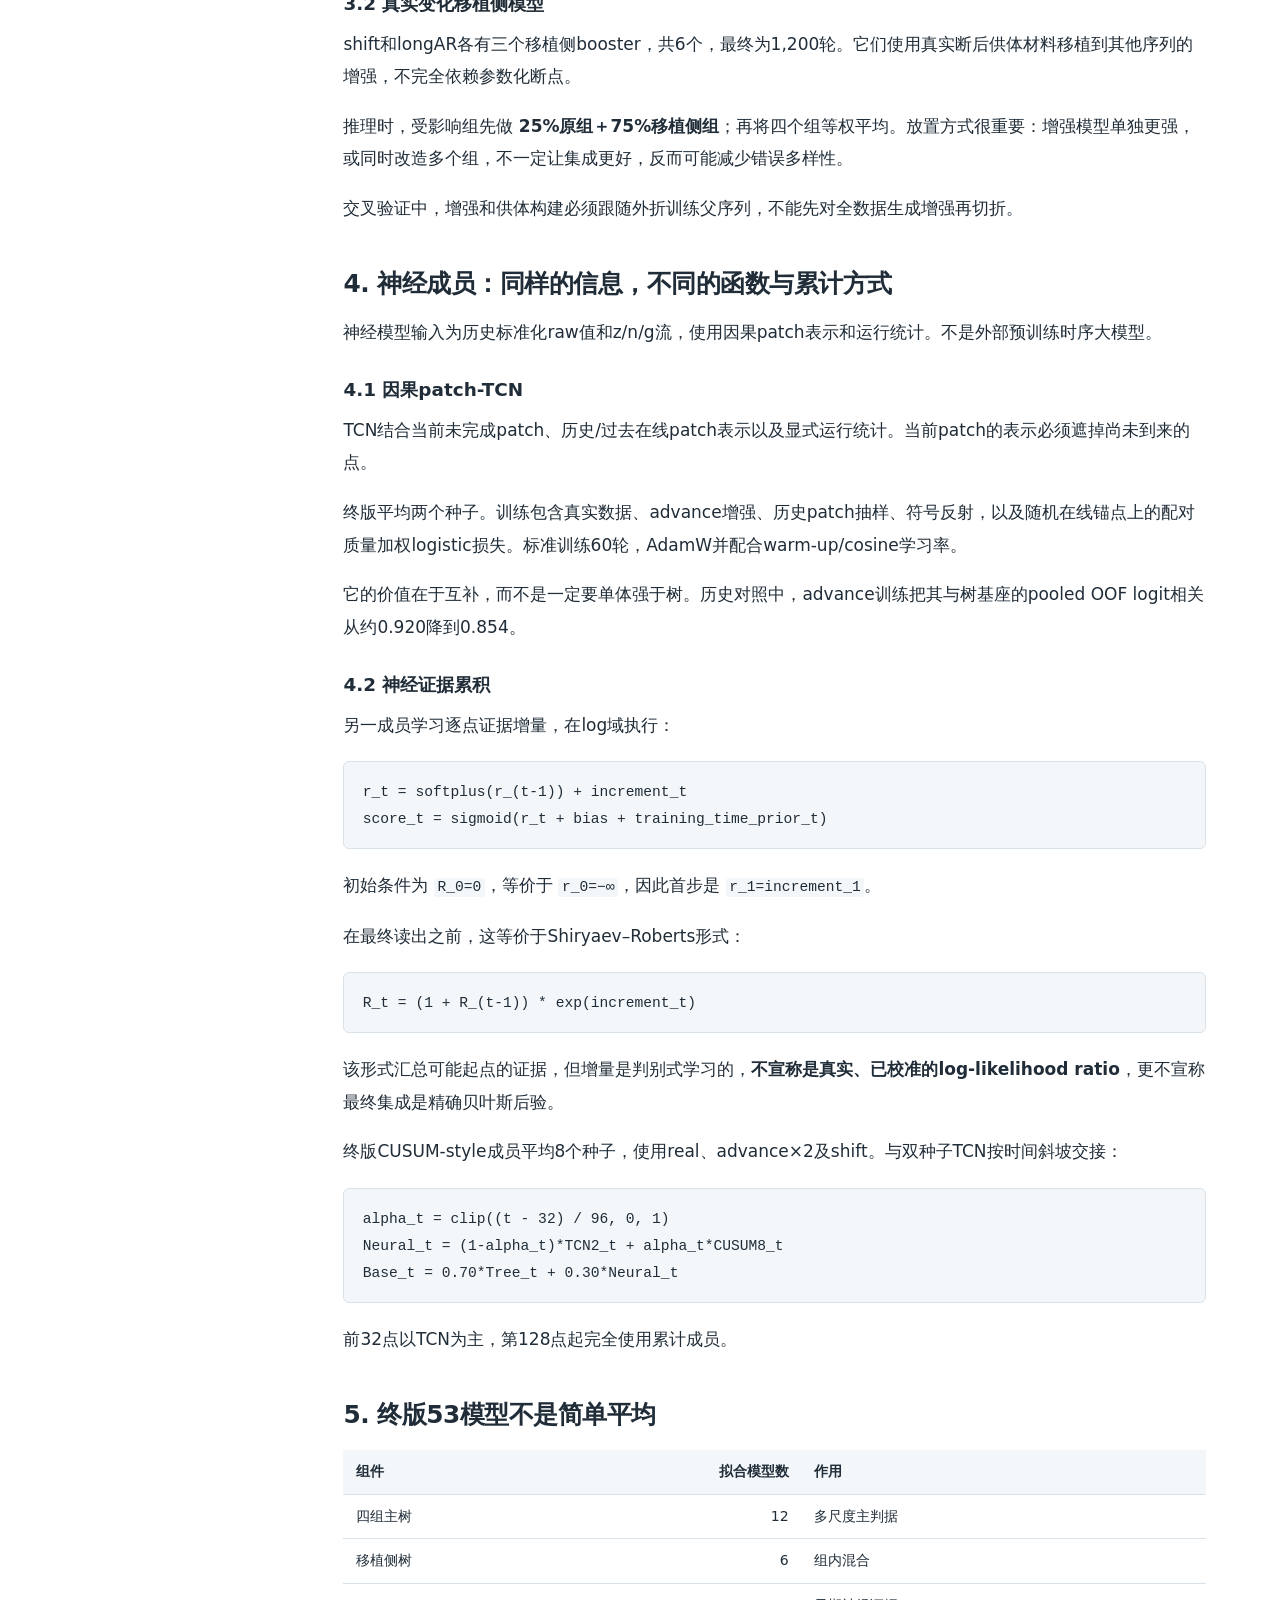
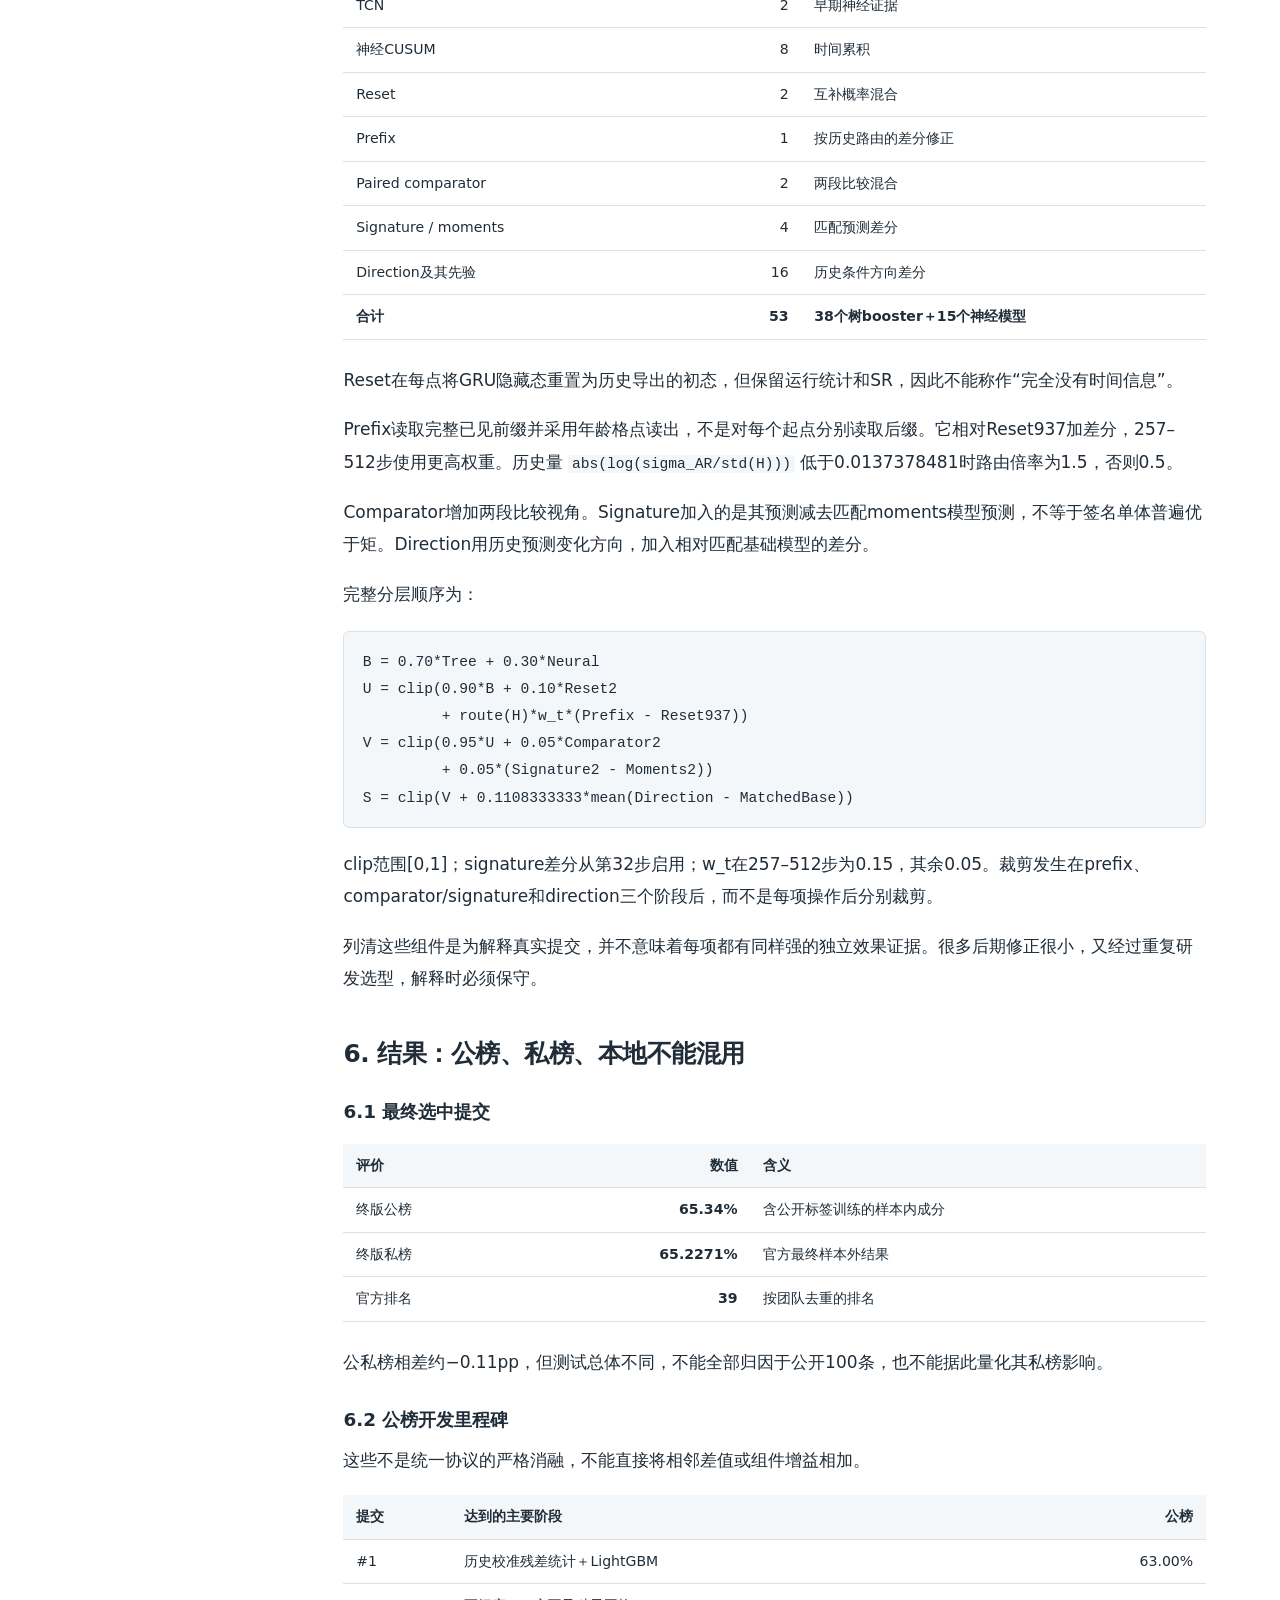
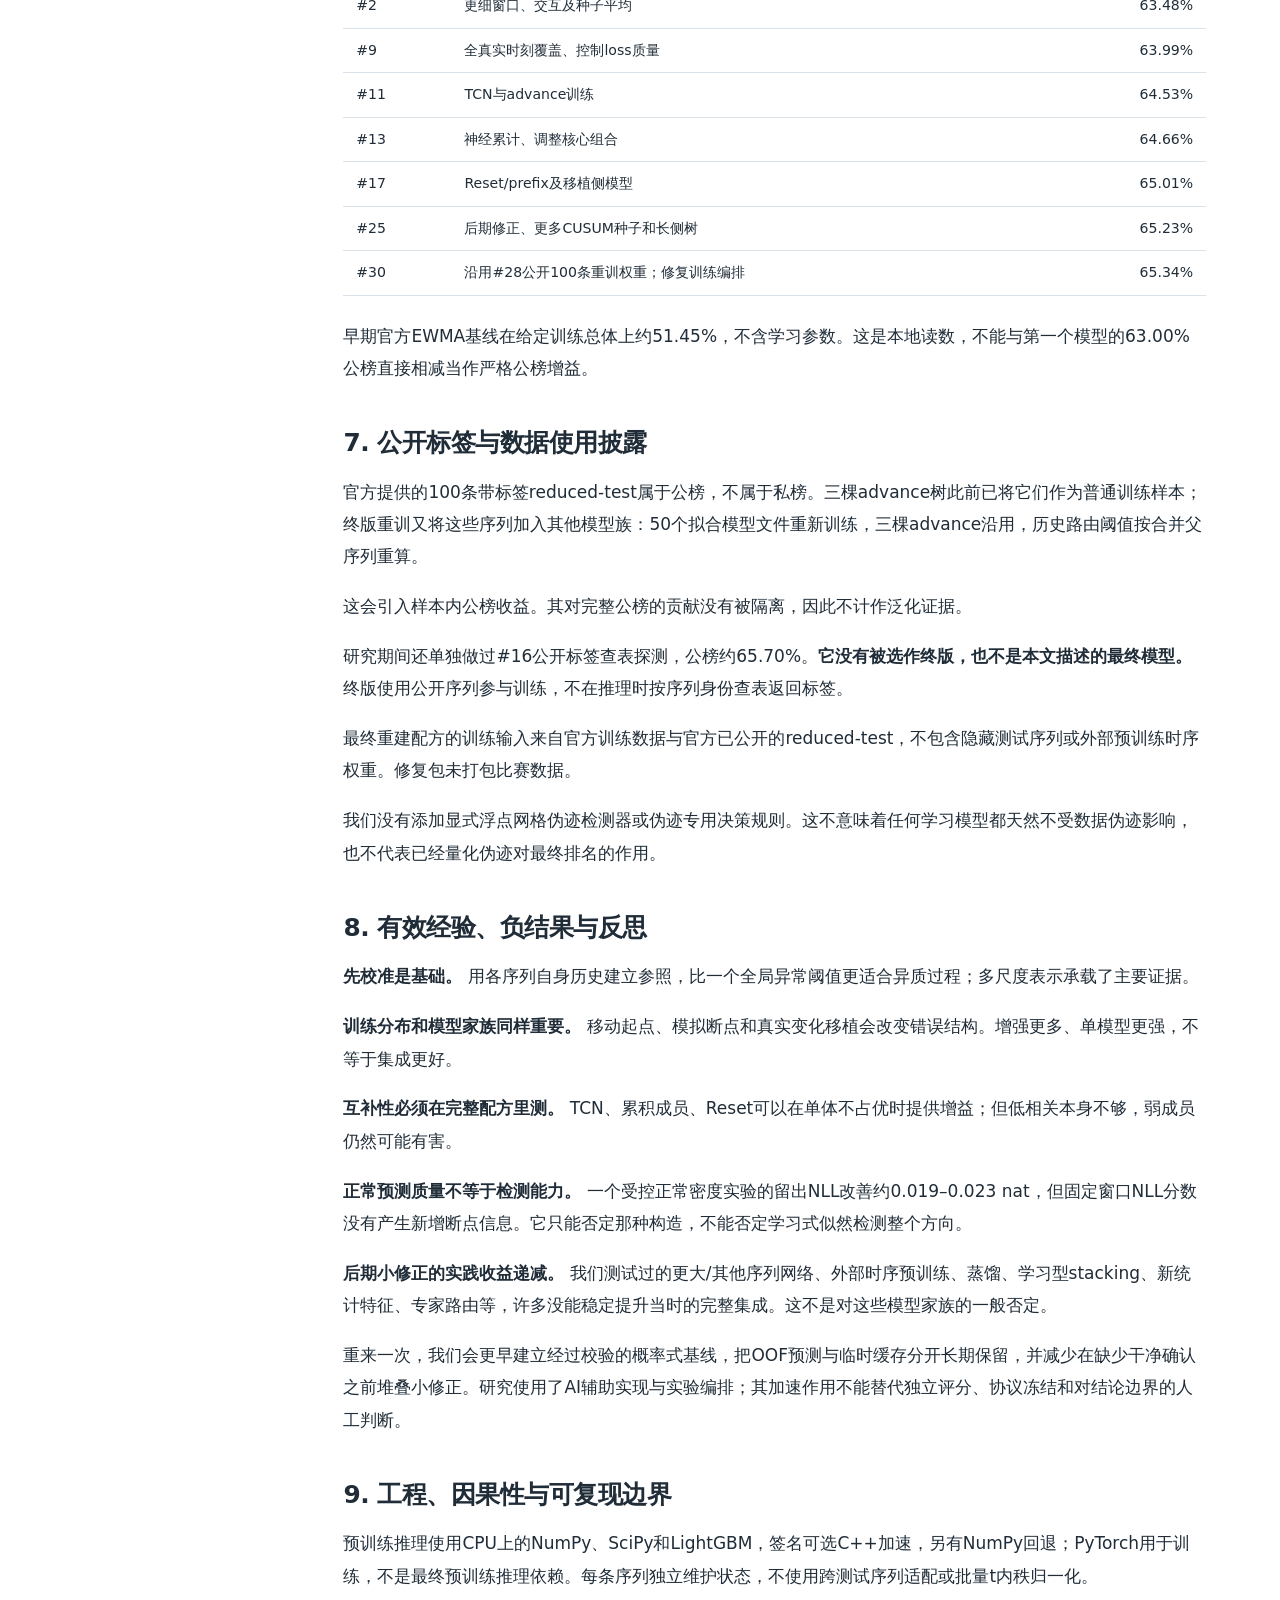
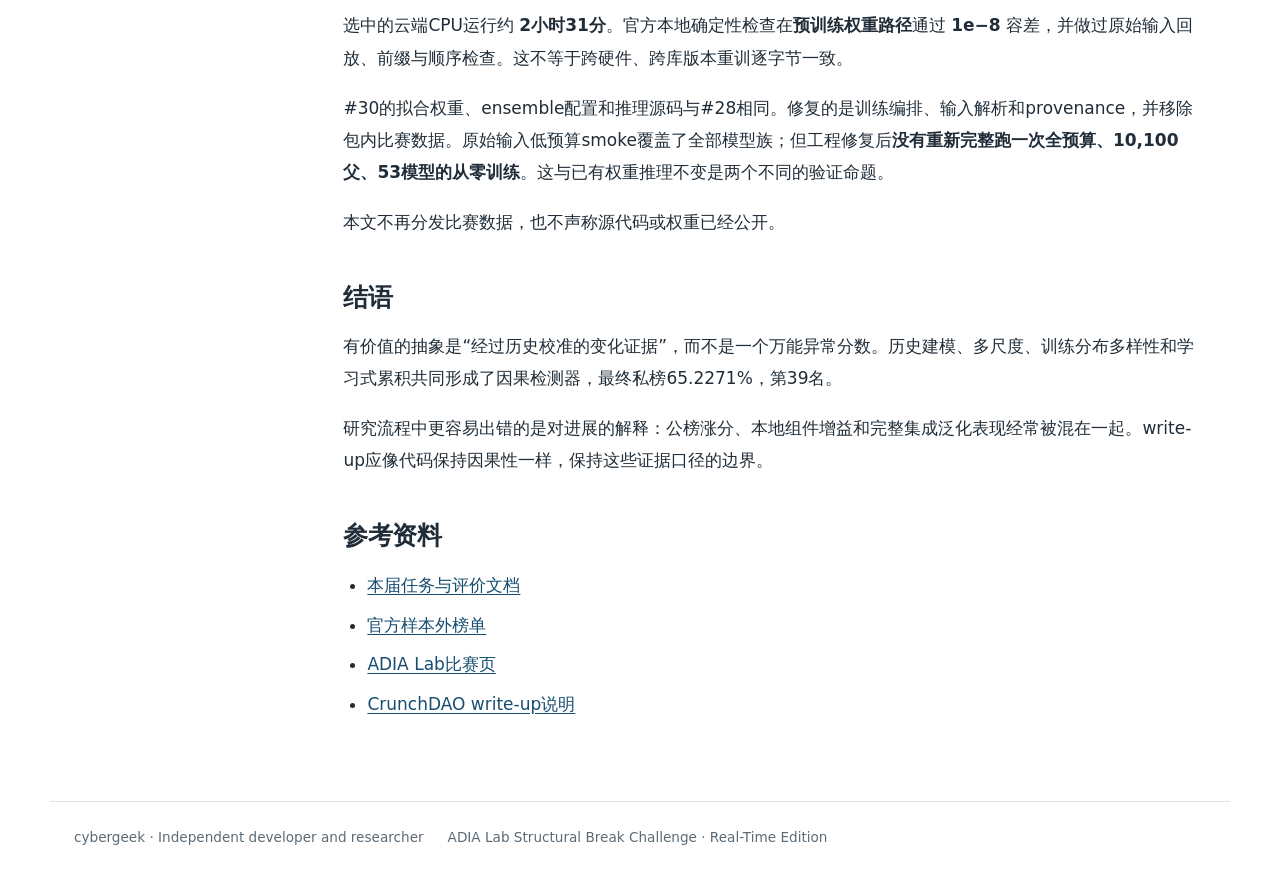
<file: zh.html>
<!doctype html>
<html lang="zh-CN">
<head>
<meta charset="utf-8">
<meta name="viewport" content="width=device-width, initial-scale=1">
<link rel="icon" href="data:,">
<meta name="description" content="cybergeek 的 ADIA Lab 实时结构断点挑战赛方案复盘，中英文双语。">
<meta name="author" content="cybergeek">
<title>先校准，再累积：实时结构断点检测方案 | cybergeek</title>
<link rel="canonical" href="https://cybergeek2077.github.io/adia-realtime-writeup/zh.html">
<link rel="alternate" hreflang="en" href="https://cybergeek2077.github.io/adia-realtime-writeup/">
<link rel="alternate" hreflang="zh-CN" href="https://cybergeek2077.github.io/adia-realtime-writeup/zh.html">
<link rel="stylesheet" href="assets/site.css">
</head>
<body>
<a class="skip" href="#article">跳到正文</a>
<header class="site-header"><div class="header-inner">
<a class="brand" href="index.html">cybergeek · Write-up</a>
<nav aria-label="语言与下载">
<a href="index.html" lang="en" hreflang="en">English</a>
<a href="zh.html" lang="zh-CN" hreflang="zh-CN" aria-current="page">中文</a>
<a class="download" href="cybergeek_ADIA_RealTime_Writeup.pdf">英文 PDF</a>
</nav></div></header>
<div class="layout">
<aside aria-label="目录"><h2>目录</h2><ul class="toc"><li><a href="#section-1">摘要</a></li><li><a href="#section-2">1. 问题和真正需要优化的指标</a></li><li><a href="#section-3">2. 以每条序列自己的历史建立正常参照</a></li><li><a href="#section-4">3. 树集成：改变训练任务，而不只是增加种子</a></li><li><a href="#section-5">4. 神经成员：同样的信息，不同的函数与累计方式</a></li><li><a href="#section-6">5. 终版53模型不是简单平均</a></li><li><a href="#section-7">6. 结果：公榜、私榜、本地不能混用</a></li><li><a href="#section-8">7. 公开标签与数据使用披露</a></li><li><a href="#section-9">8. 有效经验、负结果与反思</a></li><li><a href="#section-10">9. 工程、因果性与可复现边界</a></li><li><a href="#section-11">结语</a></li><li><a href="#section-12">参考资料</a></li></ul></aside>
<main>
<details class="mobile-toc"><summary>目录</summary><ul class="toc"><li><a href="#section-1">摘要</a></li><li><a href="#section-2">1. 问题和真正需要优化的指标</a></li><li><a href="#section-3">2. 以每条序列自己的历史建立正常参照</a></li><li><a href="#section-4">3. 树集成：改变训练任务，而不只是增加种子</a></li><li><a href="#section-5">4. 神经成员：同样的信息，不同的函数与累计方式</a></li><li><a href="#section-6">5. 终版53模型不是简单平均</a></li><li><a href="#section-7">6. 结果：公榜、私榜、本地不能混用</a></li><li><a href="#section-8">7. 公开标签与数据使用披露</a></li><li><a href="#section-9">8. 有效经验、负结果与反思</a></li><li><a href="#section-10">9. 工程、因果性与可复现边界</a></li><li><a href="#section-11">结语</a></li><li><a href="#section-12">参考资料</a></li></ul></details>
<article id="article"><h1>先校准，再累积</h1>
<h2 class="subtitle">ADIA Lab Structural Break Challenge: Real-Time Edition 第39名方案复盘</h2>
<p><strong>cybergeek</strong><br />
独立开发者与研究者 / Independent developer and researcher<br />
模型：<code>worthwhile-raven</code> · 最终提交：#30 · 2026年10月</p>
<blockquote>
<p>本文是英文发布稿的中文对照，仅描述实际参赛方案、赛中实验和最终公私榜结果。</p>
</blockquote>
<h2 id="section-1">摘要</h2>
<p>我们的方案将“以各序列自身历史为参照的统计表示”与梯度提升树、小型因果神经模型结合。每条序列先用历史段建立正常模型，再将新到来的点变成多条残差流，计算多尺度变化统计。不同增强来源训练的树组构成主体；因果patch-TCN与神经证据累积提供互补；最后用少量固定混合与差分修正形成提交。</p>
<p>选中的终版公榜为 <strong>65.34% TS-AUC</strong>，私榜为 <strong>65.2271%</strong>，官方按团队去重排名 <strong>第39名</strong>。必须提前说明：终版训练使用了官方发布且属于公榜的100条带标签reduced-test序列，所以公榜分数含样本内成分，不能全部视为泛化表现。这部分对完整公榜的贡献未被单独隔离，也不能据此声称私榜会提高。</p>
<p>最大的经验不是“模型越多越好”，而是先让异质序列变得可比较，再扩大有效训练覆盖、组合错误不同的判据。后期许多小修正的验证难度，远大于其表面实现难度。</p>
<h2 id="section-2">1. 问题和真正需要优化的指标</h2>
<p>每个样本包含一段已知处于标注断点之前的历史H，以及逐点到来的在线段。在线第t步需要输出“<strong>截至现在是否已发生断点</strong>”的评分。断点位置未知，不能读取未来、最终在线长度或其他测试序列。</p>
<p>这与上一届“给定边界、读取完整前后两段再判断”的任务不同，也不只是预测下一个点是否异常。</p>
<p>官方训练集有10,000条序列、5,036,517个在线时刻；在我们检查的数据中，历史长度约1,000–5,000，在线段长度10–999，约半数序列发生断点。</p>
<p>TS-AUC在<strong>同一个t上跨序列比较排序</strong>，然后按正负配对数加权：</p>
<pre><code class="language-text">TS-AUC = sum_t P_t * N_t * AUC_t / sum_t P_t * N_t
</code></pre>
<p>并列计半分。因此普通pooled行AUC、预测损失、报警延迟都不能直接替代该指标。我们用完整在线时刻评价，并以独立sklearn实现交叉核对关键结果。</p>
<h2 id="section-3">2. 以每条序列自己的历史建立正常参照</h2>
<p>同一数值、方差或自相关水平，对不同生成过程的含义可能完全不同。我们的第一步不是设全局异常阈值，而是问：当前前缀与<strong>这条序列自身历史</strong>相比，出现了怎样的变化？</p>
<h3>2.1 三条残差流</h3>
<p>主表示在历史上拟合带截距的AR模型，BIC选择阶数，上限12；在线保持拟合系数和历史创新尺度不变，只更新已经见到的滞后值。</p>
<p>由新点的AR创新e得到：</p>
<ul>
<li><strong>z</strong>：创新除以历史创新尺度；</li>
<li><strong>n</strong>：创新经历史经验分布的PIT，再转为标准正态分位；</li>
<li><strong>g</strong>：在创新标准化基础上，再除以因果EWMA条件尺度；平滑参数由历史选择。</li>
</ul>
<p>只有n明确做了normal-score变换。z和g的尺度标准化<strong>不保证正态、独立或零假设下完美校准</strong>。</p>
<p>另一条表示使用更长阶的AR候选，并按AICc权重混合系数，而不是单独选择一个长阶数。它供longAR树组使用。该组推理必须使用对应特征，不能误用BIC矩阵。</p>
<h3>2.2 多通道、多窗口的证据</h3>
<p>三条流上共26个通道，覆盖水平、平方、绝对值、符号、尾指示、最高lag8的滞后乘积和ARCH式依赖。每个通道比较近期窗口均值与历史通道均值，并按历史标准差及当前有效窗口长度的平方根缩放。</p>
<p>有限窗口为：</p>
<pre><code class="language-text">5, 7, 10, 14, 20, 28, 40, 57, 80, 113, 160, 226, 320, 453, 640
</code></pre>
<p>另加“从在线开始至今”的第16个窗口。每个通道再计算峰值、峰值尺度、双向CUSUM和跨尺度的Bayes-inspired汇总；加上历史过程描述、当前t/log t，以及180列派生交互，总计 <strong>763列</strong>：</p>
<pre><code class="language-text">26 * (16个窗口 + 6个汇总) + 9个历史context + t/log t + 180 = 763
</code></pre>
<p>这些是z-style变化证据，不是校准后的检验p值。目标是让学习器组合多种不完美的观察，而不是宣称某一个手写统计量足够。</p>
<h2 id="section-4">3. 树集成：改变训练任务，而不只是增加种子</h2>
<p>主体是四组LightGBM，每组三种子：</p>
<div class="table-scroll" role="region" tabindex="0" aria-label="可横向滚动的表格"><table>
<thead>
<tr>
  <th>组</th>
  <th>主要区别</th>
</tr>
</thead>
<tbody>
<tr>
  <td>sim4</td>
  <td>加入模拟断点样本</td>
</tr>
<tr>
  <td>shift</td>
  <td>将正例历史尾部移入在线段，得到更早的监测起点</td>
</tr>
<tr>
  <td>advance</td>
  <td>将部分断前在线前缀移入定长历史，并相应移动剩余断点位置</td>
</tr>
<tr>
  <td>longAR</td>
  <td>使用AICc加权长阶AR白化</td>
</tr>
</tbody>
</table></div>
<p>每组都保留真实训练时刻。主要多样性来自训练分布和表示，而不只是同一数据的不同随机种子。</p>
<h3>3.1 全时刻覆盖，但控制真实行总损失质量</h3>
<p>一次有效改变是将稀疏抽样改成使用全部真实在线时刻。但若直接全部赋权1，真实与增强来源的比例也会同时改变。我们给真实行权重约 <strong>0.14994</strong>，普通增强行权重1，从而保留原稀疏策略对应的总损失质量。三供体移植行各给1/3，避免把该增强的质量放大三倍。</p>
<p>这样把“提高覆盖”与“改变来源权重”区分开。它控制的是来源相对损失质量，并不消除序列内相关性；验证仍须按父序列分组。</p>
<p>主树采用较保守的参数，例如学习率0.02、31叶、大最小叶支持和L2正则。大多数模型400轮；sim4的两个种子延长到1,200轮，第三个保留400轮。</p>
<h3>3.2 真实变化移植侧模型</h3>
<p>shift和longAR各有三个移植侧booster，共6个，最终为1,200轮。它们使用真实断后供体材料移植到其他序列的增强，不完全依赖参数化断点。</p>
<p>推理时，受影响组先做 <strong>25%原组＋75%移植侧组</strong>；再将四个组等权平均。放置方式很重要：增强模型单独更强，或同时改造多个组，不一定让集成更好，反而可能减少错误多样性。</p>
<p>交叉验证中，增强和供体构建必须跟随外折训练父序列，不能先对全数据生成增强再切折。</p>
<h2 id="section-5">4. 神经成员：同样的信息，不同的函数与累计方式</h2>
<p>神经模型输入为历史标准化raw值和z/n/g流，使用因果patch表示和运行统计。不是外部预训练时序大模型。</p>
<h3>4.1 因果patch-TCN</h3>
<p>TCN结合当前未完成patch、历史/过去在线patch表示以及显式运行统计。当前patch的表示必须遮掉尚未到来的点。</p>
<p>终版平均两个种子。训练包含真实数据、advance增强、历史patch抽样、符号反射，以及随机在线锚点上的配对质量加权logistic损失。标准训练60轮，AdamW并配合warm-up/cosine学习率。</p>
<p>它的价值在于互补，而不是一定要单体强于树。历史对照中，advance训练把其与树基座的pooled OOF logit相关从约0.920降到0.854。</p>
<h3>4.2 神经证据累积</h3>
<p>另一成员学习逐点证据增量，在log域执行：</p>
<pre><code class="language-text">r_t = softplus(r_(t-1)) + increment_t
score_t = sigmoid(r_t + bias + training_time_prior_t)
</code></pre>
<p>初始条件为 <code>R_0=0</code>，等价于 <code>r_0=−∞</code>，因此首步是 <code>r_1=increment_1</code>。</p>
<p>在最终读出之前，这等价于Shiryaev–Roberts形式：</p>
<pre><code class="language-text">R_t = (1 + R_(t-1)) * exp(increment_t)
</code></pre>
<p>该形式汇总可能起点的证据，但增量是判别式学习的，<strong>不宣称是真实、已校准的log-likelihood ratio</strong>，更不宣称最终集成是精确贝叶斯后验。</p>
<p>终版CUSUM-style成员平均8个种子，使用real、advance×2及shift。与双种子TCN按时间斜坡交接：</p>
<pre><code class="language-text">alpha_t = clip((t - 32) / 96, 0, 1)
Neural_t = (1-alpha_t)*TCN2_t + alpha_t*CUSUM8_t
Base_t = 0.70*Tree_t + 0.30*Neural_t
</code></pre>
<p>前32点以TCN为主，第128点起完全使用累计成员。</p>
<h2 id="section-6">5. 终版53模型不是简单平均</h2>
<div class="table-scroll" role="region" tabindex="0" aria-label="可横向滚动的表格"><table>
<thead>
<tr>
  <th>组件</th>
  <th style="text-align:right">拟合模型数</th>
  <th>作用</th>
</tr>
</thead>
<tbody>
<tr>
  <td>四组主树</td>
  <td style="text-align:right">12</td>
  <td>多尺度主判据</td>
</tr>
<tr>
  <td>移植侧树</td>
  <td style="text-align:right">6</td>
  <td>组内混合</td>
</tr>
<tr>
  <td>TCN</td>
  <td style="text-align:right">2</td>
  <td>早期神经证据</td>
</tr>
<tr>
  <td>神经CUSUM</td>
  <td style="text-align:right">8</td>
  <td>时间累积</td>
</tr>
<tr>
  <td>Reset</td>
  <td style="text-align:right">2</td>
  <td>互补概率混合</td>
</tr>
<tr>
  <td>Prefix</td>
  <td style="text-align:right">1</td>
  <td>按历史路由的差分修正</td>
</tr>
<tr>
  <td>Paired comparator</td>
  <td style="text-align:right">2</td>
  <td>两段比较混合</td>
</tr>
<tr>
  <td>Signature / moments</td>
  <td style="text-align:right">4</td>
  <td>匹配预测差分</td>
</tr>
<tr>
  <td>Direction及其先验</td>
  <td style="text-align:right">16</td>
  <td>历史条件方向差分</td>
</tr>
<tr>
  <td><strong>合计</strong></td>
  <td style="text-align:right"><strong>53</strong></td>
  <td><strong>38个树booster＋15个神经模型</strong></td>
</tr>
</tbody>
</table></div>
<p>Reset在每点将GRU隐藏态重置为历史导出的初态，但保留运行统计和SR，因此不能称作“完全没有时间信息”。</p>
<p>Prefix读取完整已见前缀并采用年龄格点读出，不是对每个起点分别读取后缀。它相对Reset937加差分，257–512步使用更高权重。历史量 <code>abs(log(sigma_AR/std(H)))</code> 低于0.0137378481时路由倍率为1.5，否则0.5。</p>
<p>Comparator增加两段比较视角。Signature加入的是其预测减去匹配moments模型预测，不等于签名单体普遍优于矩。Direction用历史预测变化方向，加入相对匹配基础模型的差分。</p>
<p>完整分层顺序为：</p>
<pre><code class="language-text">B = 0.70*Tree + 0.30*Neural
U = clip(0.90*B + 0.10*Reset2
         + route(H)*w_t*(Prefix - Reset937))
V = clip(0.95*U + 0.05*Comparator2
         + 0.05*(Signature2 - Moments2))
S = clip(V + 0.1108333333*mean(Direction - MatchedBase))
</code></pre>
<p>clip范围[0,1]；signature差分从第32步启用；w_t在257–512步为0.15，其余0.05。裁剪发生在prefix、comparator/signature和direction三个阶段后，而不是每项操作后分别裁剪。</p>
<p>列清这些组件是为解释真实提交，并不意味着每项都有同样强的独立效果证据。很多后期修正很小，又经过重复研发选型，解释时必须保守。</p>
<h2 id="section-7">6. 结果：公榜、私榜、本地不能混用</h2>
<h3>6.1 最终选中提交</h3>
<div class="table-scroll" role="region" tabindex="0" aria-label="可横向滚动的表格"><table>
<thead>
<tr>
  <th>评价</th>
  <th style="text-align:right">数值</th>
  <th>含义</th>
</tr>
</thead>
<tbody>
<tr>
  <td>终版公榜</td>
  <td style="text-align:right"><strong>65.34%</strong></td>
  <td>含公开标签训练的样本内成分</td>
</tr>
<tr>
  <td>终版私榜</td>
  <td style="text-align:right"><strong>65.2271%</strong></td>
  <td>官方最终样本外结果</td>
</tr>
<tr>
  <td>官方排名</td>
  <td style="text-align:right"><strong>39</strong></td>
  <td>按团队去重的排名</td>
</tr>
</tbody>
</table></div>
<p>公私榜相差约−0.11pp，但测试总体不同，不能全部归因于公开100条，也不能据此量化其私榜影响。</p>
<h3>6.2 公榜开发里程碑</h3>
<p>这些不是统一协议的严格消融，不能直接将相邻差值或组件增益相加。</p>
<div class="table-scroll" role="region" tabindex="0" aria-label="可横向滚动的表格"><table>
<thead>
<tr>
  <th>提交</th>
  <th>达到的主要阶段</th>
  <th style="text-align:right">公榜</th>
</tr>
</thead>
<tbody>
<tr>
  <td>#1</td>
  <td>历史校准残差统计＋LightGBM</td>
  <td style="text-align:right">63.00%</td>
</tr>
<tr>
  <td>#2</td>
  <td>更细窗口、交互及种子平均</td>
  <td style="text-align:right">63.48%</td>
</tr>
<tr>
  <td>#9</td>
  <td>全真实时刻覆盖、控制loss质量</td>
  <td style="text-align:right">63.99%</td>
</tr>
<tr>
  <td>#11</td>
  <td>TCN与advance训练</td>
  <td style="text-align:right">64.53%</td>
</tr>
<tr>
  <td>#13</td>
  <td>神经累计、调整核心组合</td>
  <td style="text-align:right">64.66%</td>
</tr>
<tr>
  <td>#17</td>
  <td>Reset/prefix及移植侧模型</td>
  <td style="text-align:right">65.01%</td>
</tr>
<tr>
  <td>#25</td>
  <td>后期修正、更多CUSUM种子和长侧树</td>
  <td style="text-align:right">65.23%</td>
</tr>
<tr>
  <td>#30</td>
  <td>沿用#28公开100条重训权重；修复训练编排</td>
  <td style="text-align:right">65.34%</td>
</tr>
</tbody>
</table></div>
<p>早期官方EWMA基线在给定训练总体上约51.45%，不含学习参数。这是本地读数，不能与第一个模型的63.00%公榜直接相减当作严格公榜增益。</p>
<h2 id="section-8">7. 公开标签与数据使用披露</h2>
<p>官方提供的100条带标签reduced-test属于公榜，不属于私榜。三棵advance树此前已将它们作为普通训练样本；终版重训又将这些序列加入其他模型族：50个拟合模型文件重新训练，三棵advance沿用，历史路由阈值按合并父序列重算。</p>
<p>这会引入样本内公榜收益。其对完整公榜的贡献没有被隔离，因此不计作泛化证据。</p>
<p>研究期间还单独做过#16公开标签查表探测，公榜约65.70%。<strong>它没有被选作终版，也不是本文描述的最终模型。</strong> 终版使用公开序列参与训练，不在推理时按序列身份查表返回标签。</p>
<p>最终重建配方的训练输入来自官方训练数据与官方已公开的reduced-test，不包含隐藏测试序列或外部预训练时序权重。修复包未打包比赛数据。</p>
<p>我们没有添加显式浮点网格伪迹检测器或伪迹专用决策规则。这不意味着任何学习模型都天然不受数据伪迹影响，也不代表已经量化伪迹对最终排名的作用。</p>
<h2 id="section-9">8. 有效经验、负结果与反思</h2>
<p><strong>先校准是基础。</strong> 用各序列自身历史建立参照，比一个全局异常阈值更适合异质过程；多尺度表示承载了主要证据。</p>
<p><strong>训练分布和模型家族同样重要。</strong> 移动起点、模拟断点和真实变化移植会改变错误结构。增强更多、单模型更强，不等于集成更好。</p>
<p><strong>互补性必须在完整配方里测。</strong> TCN、累积成员、Reset可以在单体不占优时提供增益；但低相关本身不够，弱成员仍然可能有害。</p>
<p><strong>正常预测质量不等于检测能力。</strong> 一个受控正常密度实验的留出NLL改善约0.019–0.023 nat，但固定窗口NLL分数没有产生新增断点信息。它只能否定那种构造，不能否定学习式似然检测整个方向。</p>
<p><strong>后期小修正的实践收益递减。</strong> 我们测试过的更大/其他序列网络、外部时序预训练、蒸馏、学习型stacking、新统计特征、专家路由等，许多没能稳定提升当时的完整集成。这不是对这些模型家族的一般否定。</p>
<p>重来一次，我们会更早建立经过校验的概率式基线，把OOF预测与临时缓存分开长期保留，并减少在缺少干净确认之前堆叠小修正。研究使用了AI辅助实现与实验编排；其加速作用不能替代独立评分、协议冻结和对结论边界的人工判断。</p>
<h2 id="section-10">9. 工程、因果性与可复现边界</h2>
<p>预训练推理使用CPU上的NumPy、SciPy和LightGBM，签名可选C++加速，另有NumPy回退；PyTorch用于训练，不是最终预训练推理依赖。每条序列独立维护状态，不使用跨测试序列适配或批量t内秩归一化。</p>
<p>选中的云端CPU运行约 <strong>2小时31分</strong>。官方本地确定性检查在<strong>预训练权重路径</strong>通过 <strong>1e−8</strong> 容差，并做过原始输入回放、前缀与顺序检查。这不等于跨硬件、跨库版本重训逐字节一致。</p>
<p>#30的拟合权重、ensemble配置和推理源码与#28相同。修复的是训练编排、输入解析和provenance，并移除包内比赛数据。原始输入低预算smoke覆盖了全部模型族；但工程修复后<strong>没有重新完整跑一次全预算、10,100父、53模型的从零训练</strong>。这与已有权重推理不变是两个不同的验证命题。</p>
<p>本文不再分发比赛数据，也不声称源代码或权重已经公开。</p>
<h2 id="section-11">结语</h2>
<p>有价值的抽象是“经过历史校准的变化证据”，而不是一个万能异常分数。历史建模、多尺度、训练分布多样性和学习式累积共同形成了因果检测器，最终私榜65.2271%，第39名。</p>
<p>研究流程中更容易出错的是对进展的解释：公榜涨分、本地组件增益和完整集成泛化表现经常被混在一起。write-up应像代码保持因果性一样，保持这些证据口径的边界。</p>
<h2 id="section-12">参考资料</h2>
<ul>
<li><a href="https://docs.crunchdao.com/competitions/competitions/structural-break-real-time">本届任务与评价文档</a></li>
<li><a href="https://hub.crunchdao.com/competitions/structural-break-real-time/leaderboard?crunchId=458">官方样本外榜单</a></li>
<li><a href="https://www.adialab.ae/adia-lab-x-crunch-the-structural-break-challenge-2026">ADIA Lab比赛页</a></li>
<li><a href="https://docs.crunchdao.com/competitions/competitions#write-up">CrunchDAO write-up说明</a></li>
</ul>
</article>
</main></div>
<footer class="site-footer"><span>cybergeek · Independent developer and researcher</span>
<span>ADIA Lab Structural Break Challenge · Real-Time Edition</span></footer>
</body></html>
</file>
<file: assets/site.css>
:root { color-scheme: light; --ink:#202d38; --muted:#5b6b77; --accent:#164d70;
        --border:#d9e2e8; --surface:#f3f7fa; }
* { box-sizing:border-box; }
html { scroll-padding-top:6rem; }
body { margin:0; color:var(--ink); background:#fff; font-family:system-ui,-apple-system,
       BlinkMacSystemFont,"Segoe UI","Microsoft YaHei","PingFang SC","Noto Sans CJK SC",sans-serif;
       font-size:17px; line-height:1.75; }
a { color:var(--accent); text-underline-offset:.18em; }
a:hover { text-decoration-thickness:2px; }
a:focus-visible,summary:focus-visible,.table-scroll:focus-visible {
  outline:3px solid #a25300; outline-offset:4px; }
.skip { position:absolute; top:-6rem; left:1rem; padding:.7rem 1rem; background:#fff; z-index:5; }
.skip:focus { top:1rem; }
.site-header { position:sticky; top:0; z-index:3; background:rgba(255,255,255,.97);
               border-bottom:1px solid var(--border); }
.header-inner { max-width:1180px; margin:auto; padding:1rem 1.5rem; display:flex;
                gap:1rem; align-items:center; justify-content:space-between; }
.brand { font-weight:750; letter-spacing:-.02em; text-decoration:none; }
nav { display:flex; gap:.4rem; align-items:center; flex-wrap:wrap; font-size:.9rem; }
nav a { padding:.35rem .65rem; border-radius:5px; text-decoration:none; }
nav a[aria-current="page"] { color:#fff; background:var(--accent); }
nav .download { border:1px solid var(--border); margin-left:.35rem; }
.layout { max-width:1180px; margin:auto; padding:3.2rem 1.5rem 4rem; display:grid;
          grid-template-columns:215px minmax(0,1fr); gap:3.4rem; }
aside { align-self:start; position:sticky; top:6rem; font-size:.85rem; line-height:1.5; }
aside h2 { font-size:.8rem; letter-spacing:.08em; text-transform:uppercase; color:var(--muted); margin:0 0 .8rem; }
.toc { list-style:none; margin:0; padding:0; }
.toc li { margin:0 0 .7rem; }
.toc a { text-decoration:none; color:var(--muted); }
.toc a:hover { color:var(--accent); text-decoration:underline; }
.mobile-toc { display:none; }
article { min-width:0; }
article h1 { margin:0 0 .7rem; font-size:clamp(2rem,4vw,3.2rem); line-height:1.12;
             letter-spacing:-.035em; color:var(--accent); }
article h2 { margin:2.7rem 0 1rem; font-size:1.55rem; line-height:1.3; letter-spacing:-.02em; }
article h2.subtitle { margin:0 0 1.25rem; font-size:1.25rem; color:var(--muted); font-weight:450; }
article h3 { margin:1.8rem 0 .7rem; font-size:1.15rem; line-height:1.4; }
article p { margin:0 0 1.1rem; }
article li { margin-bottom:.45rem; }
article ul,article ol { padding-left:1.5rem; }
article blockquote { margin:1.5rem 0; padding:.8rem 1.2rem; border-left:3px solid var(--accent); background:var(--surface); }
article blockquote p:last-child { margin:0; }
code { font-family:ui-monospace,"SFMono-Regular",Consolas,"Liberation Mono",monospace; font-size:.86em; }
article p code,article li code { background:var(--surface); padding:.08em .25em; border-radius:3px; overflow-wrap:anywhere; }
pre { margin:1.25rem 0; padding:1rem 1.15rem; background:var(--surface); border:1px solid var(--border);
      border-radius:6px; line-height:1.6; overflow-x:auto; max-width:100%; }
.table-scroll { overflow-x:auto; max-width:100%; margin:1.2rem 0 1.5rem; }
table { width:100%; border-collapse:collapse; min-width:480px; font-size:.88rem; line-height:1.5; }
th,td { padding:.7rem .8rem; border-bottom:1px solid var(--border); vertical-align:top; text-align:left; }
th { background:var(--surface); font-weight:650; }
.site-footer { max-width:1180px; margin:auto; padding:1.5rem; border-top:1px solid var(--border);
               font-size:.85rem; color:var(--muted); display:flex; flex-wrap:wrap; gap:.6rem 1.5rem; }
html[lang="zh-CN"] article { line-height:1.9; }
@media(max-width:900px) {
  .layout { display:block; max-width:850px; padding-top:2rem; }
  aside { display:none; }
  .mobile-toc { display:block; margin:0 0 2rem; padding:.8rem 1rem; border:1px solid var(--border); border-radius:6px; }
  .mobile-toc summary { cursor:pointer; font-weight:600; }
  .mobile-toc .toc { margin-top:1rem; }
}
@media(max-width:550px) {
  html { scroll-padding-top:8rem; }
  body { font-size:16px; }
  .header-inner { align-items:flex-start; padding:.8rem 1rem; gap:.6rem; flex-direction:column; }
  nav { font-size:.85rem; }
  .layout { padding:1.5rem 1rem 2.5rem; }
  article h2 { font-size:1.35rem; }
  .site-footer { padding:1rem; }
}
@media print {
  .site-header,aside,.mobile-toc,.skip { display:none; }
  .layout { display:block; max-width:none; padding:0; }
  pre { white-space:pre-wrap; }
}
</file>
